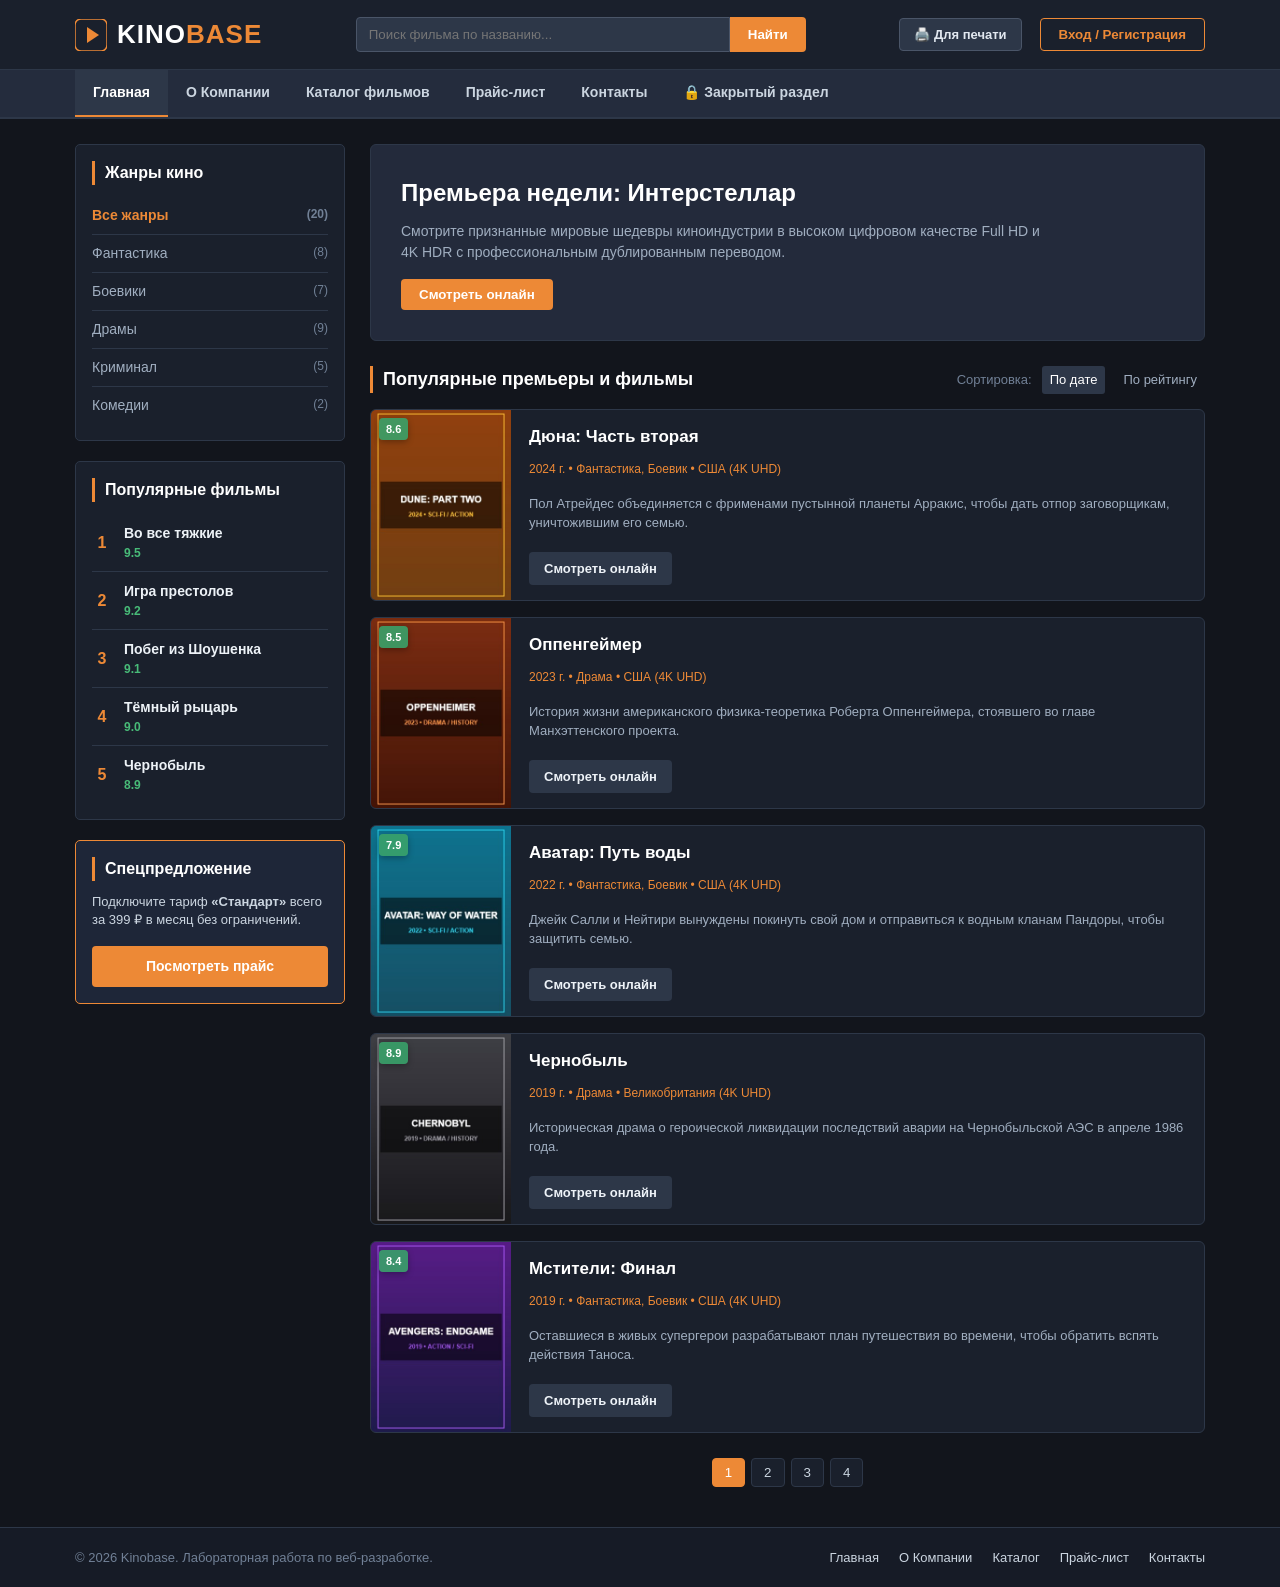
<file: index.html>
<!DOCTYPE html>
<html lang="ru">
<head>
	<meta charset="UTF-8">
	<meta name="viewport" content="width=device-width, initial-scale=1.0">
	<title>Kinobase — Главная</title>
	<link rel="stylesheet" href="styles.css" id="main-styles">
	<link rel="stylesheet" href="print.css" id="print-styles">
</head>
<body>

	<!-- Шапка сайта -->
	<header id="site-header" class="header">
		<div class="container header-container">
			<div class="logo">
				<a href="index.html" class="logo-link">
					<img src="images/logo.png" alt="Логотип Kinobase" class="logo-image">
					<span class="logo-text">KINO<span class="logo-accent">BASE</span></span>
				</a>
			</div>

			<form id="search-form" class="search-form" action="movies.html" method="get">
				<input type="text" id="search-input" name="search" class="search-input" placeholder="Поиск фильма по названию..." autocomplete="off">
				<button type="submit" class="search-button">Найти</button>
			</form>

			<div class="user-panel">
				<button type="button" id="toggle-print-btn" class="button button-print" title="Версия для печати">🖨️ Для печати</button>
				<button type="button" id="open-login-btn" class="button button-login">Вход</button>
			</div>
		</div>

		<!-- Главное меню -->
		<nav id="main-navigation" class="navigation">
			<div class="container">
				<ul class="nav-list" id="nav-tabs">
					<li class="nav-item active"><a href="index.html" class="nav-link">Главная</a></li>
					<li class="nav-item"><a href="about.html" class="nav-link">О Компании</a></li>
					<li class="nav-item"><a href="movies.html" class="nav-link">Каталог фильмов</a></li>
					<li class="nav-item"><a href="price.html" class="nav-link">Прайс-лист</a></li>
					<li class="nav-item"><a href="contacts.html" class="nav-link">Контакты</a></li>
				</ul>
			</div>
		</nav>
	</header>

	<!-- Основной контентный блок -->
	<div class="container layout-wrapper">
		
		<!-- Сайдбар -->
		<aside id="sidebar" class="sidebar">
			<section class="widget">
				<h3 class="widget-title">Жанры кино</h3>
				<ul class="widget-list genre-list" id="genre-filter">
					<li class="widget-list-item"><a href="#" class="genre-link active" data-genre="all">Все жанры <span class="count" id="count-all">(20)</span></a></li>
					<li class="widget-list-item"><a href="#" class="genre-link" data-genre="Фантастика">Фантастика <span class="count" id="count-sci-fi">(8)</span></a></li>
					<li class="widget-list-item"><a href="#" class="genre-link" data-genre="Боевик">Боевики <span class="count" id="count-action">(7)</span></a></li>
					<li class="widget-list-item"><a href="#" class="genre-link" data-genre="Драма">Драмы <span class="count" id="count-drama">(9)</span></a></li>
					<li class="widget-list-item"><a href="#" class="genre-link" data-genre="Криминал">Криминал <span class="count" id="count-crime">(5)</span></a></li>
					<li class="widget-list-item"><a href="#" class="genre-link" data-genre="Комедия">Комедии <span class="count" id="count-comedy">(2)</span></a></li>
				</ul>
			</section>

			<section class="widget">
				<h3 class="widget-title">Популярные фильмы</h3>
				<ul class="widget-list top-list" id="top-movies-list">
					<li class="top-list-item">
						<span class="position-number">1</span>
						<div class="top-info">
							<a href="movie.html?id=9" class="top-link">Во все тяжкие</a>
							<span class="rating">9.5</span>
						</div>
					</li>
					<li class="top-list-item">
						<span class="position-number">2</span>
						<div class="top-info">
							<a href="movie.html?id=19" class="top-link">Игра престолов</a>
							<span class="rating">9.2</span>
						</div>
					</li>
					<li class="top-list-item">
						<span class="position-number">3</span>
						<div class="top-info">
							<a href="movie.html?id=6" class="top-link">Побег из Шоушенка</a>
							<span class="rating">9.1</span>
						</div>
					</li>
					<li class="top-list-item">
						<span class="position-number">4</span>
						<div class="top-info">
							<a href="movie.html?id=5" class="top-link">Тёмный рыцарь</a>
							<span class="rating">9.0</span>
						</div>
					</li>
					<li class="top-list-item">
						<span class="position-number">5</span>
						<div class="top-info">
							<a href="movie.html?id=10" class="top-link">Чернобыль</a>
							<span class="rating">8.9</span>
						</div>
					</li>
				</ul>
			</section>

			<section class="widget widget-promo-offer">
				<h3 class="widget-title">Спецпредложение</h3>
				<p class="widget-promo-text">Подключите тариф <strong>«Стандарт»</strong> всего за 399 ₽ в месяц без ограничений.</p>
				<a href="price.html" class="button button-primary button-block">Посмотреть прайс</a>
			</section>
		</aside>

		<!-- Центральная секция -->
		<main id="main-content" class="content">

			<!-- Промо-баннер -->
			<section class="promo-banner" id="promo-banner">
				<div class="promo-inner">
					<h2 class="promo-heading">Премьера недели: Интерстеллар</h2>
					<p class="promo-description">Смотрите признанные мировые шедевры киноиндустрии в высоком цифровом качестве Full HD и 4K HDR с профессиональным дублированным переводом.</p>
					<button type="button" class="button button-primary" id="promo-action-btn">Смотреть онлайн</button>
				</div>
			</section>

			<!-- Каталог фильмов -->
			<section class="catalog" id="catalog-view">
				<div class="catalog-header">
					<h2 class="catalog-title" id="catalog-title">Популярные премьеры и фильмы</h2>
					<div class="filter-box">
						<span class="filter-label">Сортировка:</span>
						<a href="#" class="filter-link active" id="sort-date">По дате</a>
						<a href="#" class="filter-link" id="sort-rating">По рейтингу</a>
					</div>
				</div>

				<!-- Сетка карточек: зашиты по умолчанию, динамически обновляются скриптом -->
				<div class="movies-collection" id="movies-container">
					<article class="movie-card">
						<div class="poster-box">
							<a href="movie.html?id=1">
								<img src="images/poster-interstellar.jpg" alt="Постер к фильму Интерстеллар" class="poster-image">
							</a>
							<span class="movie-rating-badge">8.6</span>
						</div>
						<div class="movie-info">
							<h3 class="movie-name"><a href="movie.html?id=1" class="movie-link">Интерстеллар</a></h3>
							<p class="movie-meta">2014 г. • Фантастика, Драма</p>
							<p class="movie-summary">Когда засуха приводит человечество к глобальному кризису, команда исследователей отправляется сквозь червоточину в поисках нового дома.</p>
							<div class="movie-actions">
								<a href="movie.html?id=1" class="button button-detail">Смотреть онлайн</a>
							</div>
						</div>
					</article>

					<article class="movie-card">
						<div class="poster-box">
							<a href="movie.html?id=2">
								<img src="images/poster-inception.jpg" alt="Постер к фильму Начало" class="poster-image">
							</a>
							<span class="movie-rating-badge">8.7</span>
						</div>
						<div class="movie-info">
							<h3 class="movie-name"><a href="movie.html?id=2" class="movie-link">Начало</a></h3>
							<p class="movie-meta">2010 г. • Фантастика, Боевик</p>
							<p class="movie-summary">Кобб — профессиональный вор, крадущий ценные секреты из глубин подсознания во время сна. Ему предстоит внедрить чужую мысль.</p>
							<div class="movie-actions">
								<a href="movie.html?id=2" class="button button-detail">Смотреть онлайн</a>
							</div>
						</div>
					</article>

					<article class="movie-card">
						<div class="poster-box">
							<a href="movie.html?id=3">
								<img src="images/poster-matrix.jpg" alt="Постер к фильму Матрица" class="poster-image">
							</a>
							<span class="movie-rating-badge">8.5</span>
						</div>
						<div class="movie-info">
							<h3 class="movie-name"><a href="movie.html?id=3" class="movie-link">Матрица</a></h3>
							<p class="movie-meta">1999 г. • Фантастика, Боевик</p>
							<p class="movie-summary">Хакер Нео узнает шокирующую правду: весь привычный мир — иллюзия, созданная машинами для контроля над людьми.</p>
							<div class="movie-actions">
								<a href="movie.html?id=3" class="button button-detail">Смотреть онлайн</a>
							</div>
						</div>
					</article>

					<article class="movie-card">
						<div class="poster-box">
							<a href="movie.html?id=4">
								<img src="images/poster-gladiator.jpg" alt="Постер к фильму Гладиатор" class="poster-image">
							</a>
							<span class="movie-rating-badge">8.6</span>
						</div>
						<div class="movie-info">
							<h3 class="movie-name"><a href="movie.html?id=4" class="movie-link">Гладиатор</a></h3>
							<p class="movie-meta">2000 г. • Боевик, Драма</p>
							<p class="movie-summary">Преданный римский полководец Максимус становится рабом-гладиатором и бросает вызов жестокому императору Рима.</p>
							<div class="movie-actions">
								<a href="movie.html?id=4" class="button button-detail">Смотреть онлайн</a>
							</div>
						</div>
					</article>

					<article class="movie-card">
						<div class="poster-box">
							<a href="movie.html?id=5">
								<img src="images/poster-dark-knight.jpg" alt="Постер к фильму Тёмный рыцарь" class="poster-image">
							</a>
							<span class="movie-rating-badge">9.0</span>
						</div>
						<div class="movie-info">
							<h3 class="movie-name"><a href="movie.html?id=5" class="movie-link">Тёмный рыцарь</a></h3>
							<p class="movie-meta">2008 г. • Боевик, Криминал</p>
							<p class="movie-summary">Бэтмен поднимает ставки в войне с криминалом. С помощью лейтенанта Гордона он намерен очистить улицы Готэма от Джокера.</p>
							<div class="movie-actions">
								<a href="movie.html?id=5" class="button button-detail">Смотреть онлайн</a>
							</div>
						</div>
					</article>
				</div>

				<!-- Пагинация -->
				<div class="pagination-wrapper">
					<ul class="pagination-list" id="pagination">
						<li class="page-item"><button type="button" class="page-link active" data-page="1">1</button></li>
						<li class="page-item"><button type="button" class="page-link" data-page="2">2</button></li>
						<li class="page-item"><button type="button" class="page-link" data-page="3">3</button></li>
						<li class="page-item"><button type="button" class="page-link" data-page="4">4</button></li>
					</ul>
				</div>
			</section>

		</main>
	</div>

	<!-- Панель управления печатью -->
	<div id="print-controls" class="print-controls-bar">
		<span>Режим предварительного просмотра печати</span>
		<button type="button" class="print-btn-action" onclick="window.print()">Распечатать</button>
		<button type="button" id="exit-print-btn" class="print-btn-close">Вернуться на сайт</button>
	</div>

	<!-- Модальное окно Вход -->
	<div id="login-modal" class="modal-overlay hidden">
		<div class="modal-window">
			<div class="modal-header">
				<h3 class="modal-title">Вход в Kinobase</h3>
				<button type="button" id="close-modal-btn" class="modal-close">&times;</button>
			</div>
			<form id="login-form" class="modal-form">
				<div class="form-group">
					<label for="login-email">Логин или Email:</label>
					<input type="text" id="login-email" class="form-control" placeholder="user@example.com" required>
				</div>
				<div class="form-group">
					<label for="login-password">Пароль:</label>
					<input type="password" id="login-password" class="form-control" placeholder="••••••••" required>
				</div>
				<button type="submit" class="button button-primary button-block">Войти в аккаунт</button>
			</form>
		</div>
	</div>

	<!-- Подвал -->
	<footer id="site-footer" class="footer">
		<div class="container footer-container">
			<div class="footer-copyright">
				<p>&copy; 2026 Kinobase. Лабораторная работа по веб-разработке.</p>
			</div>
			<ul class="footer-navigation">
				<li class="footer-nav-item"><a href="index.html" class="footer-link">Главная</a></li>
				<li class="footer-nav-item"><a href="about.html" class="footer-link">О Компании</a></li>
				<li class="footer-nav-item"><a href="movies.html" class="footer-link">Каталог</a></li>
				<li class="footer-nav-item"><a href="price.html" class="footer-link">Прайс-лист</a></li>
				<li class="footer-nav-item"><a href="contacts.html" class="footer-link">Контакты</a></li>
			</ul>
		</div>
	</footer>

	<script src="js/main.js"></script>
</body>
</html>
</file>
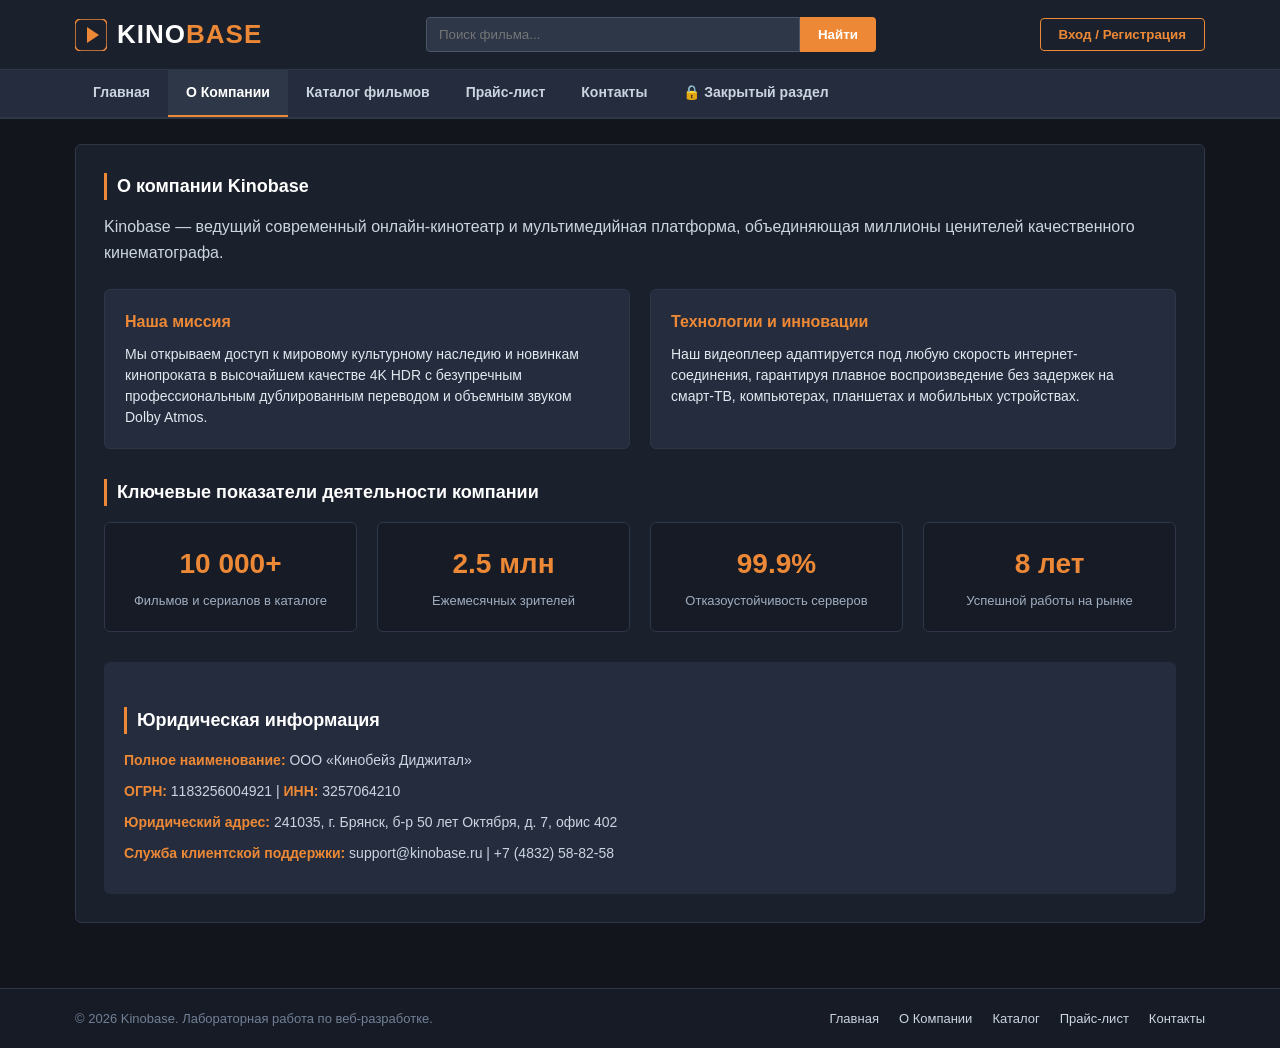
<file: about.html>
<!DOCTYPE html>
<html lang="ru">
<head>
	<meta charset="UTF-8">
	<meta name="viewport" content="width=device-width, initial-scale=1.0">
	<title>Kinobase — О компании</title>
	<link rel="stylesheet" href="styles.css">
</head>
<body>

	<header id="site-header" class="header">
		<div class="container header-container">
			<div class="logo">
				<a href="index.html" class="logo-link">
					<img src="images/logo.png" alt="Логотип Kinobase" class="logo-image">
					<span class="logo-text">KINO<span class="logo-accent">BASE</span></span>
				</a>
			</div>

			<form id="search-form" class="search-form" action="movies.html" method="get">
				<input type="text" id="search-input" name="search" class="search-input" placeholder="Поиск фильма..." autocomplete="off">
				<button type="submit" class="search-button">Найти</button>
			</form>

			<div class="user-panel">
				<button type="button" id="open-login-btn" class="button button-login">Вход</button>
			</div>
		</div>

		<nav id="main-navigation" class="navigation">
			<div class="container">
				<ul class="nav-list">
					<li class="nav-item"><a href="index.html" class="nav-link">Главная</a></li>
					<li class="nav-item active"><a href="about.html" class="nav-link">О Компании</a></li>
					<li class="nav-item"><a href="movies.html" class="nav-link">Каталог фильмов</a></li>
					<li class="nav-item"><a href="price.html" class="nav-link">Прайс-лист</a></li>
					<li class="nav-item"><a href="contacts.html" class="nav-link">Контакты</a></li>
				</ul>
			</div>
		</nav>
	</header>

	<div class="container layout-wrapper">
		<main id="main-content" class="content full-width">
			<section class="about-section">
				<h2 class="catalog-title">О компании Kinobase</h2>
				<p class="about-lead">Kinobase — ведущий современный онлайн-кинотеатр и мультимедийная платформа, объединяющая миллионы ценителей качественного кинематографа.</p>

				<div class="about-grid">
					<div class="about-card">
						<h3 class="about-subtitle">Наша миссия</h3>
						<p>Мы открываем доступ к мировому культурному наследию и новинкам кинопроката в высочайшем качестве 4K HDR с безупречным профессиональным дублированным переводом и объемным звуком Dolby Atmos.</p>
					</div>
					<div class="about-card">
						<h3 class="about-subtitle">Технологии и инновации</h3>
						<p>Наш видеоплеер адаптируется под любую скорость интернет-соединения, гарантируя плавное воспроизведение без задержек на смарт-ТВ, компьютерах, планшетах и мобильных устройствах.</p>
					</div>
				</div>

				<h3 class="section-heading">Ключевые показатели деятельности компании</h3>
				<div class="stats-grid">
					<div class="stat-box">
						<div class="stat-number">10 000+</div>
						<div class="stat-label">Фильмов и сериалов в каталоге</div>
					</div>
					<div class="stat-box">
						<div class="stat-number">2.5 млн</div>
						<div class="stat-label">Ежемесячных зрителей</div>
					</div>
					<div class="stat-box">
						<div class="stat-number">99.9%</div>
						<div class="stat-label">Отказоустойчивость серверов</div>
					</div>
					<div class="stat-box">
						<div class="stat-number">8 лет</div>
						<div class="stat-label">Успешной работы на рынке</div>
					</div>
				</div>

				<div class="about-contacts-block">
					<h3 class="section-heading">Юридическая информация</h3>
					<ul class="about-info-list">
						<li><strong>Полное наименование:</strong> ООО «Кинобейз Диджитал»</li>
						<li><strong>ОГРН:</strong> 1183256004921 | <strong>ИНН:</strong> 3257064210</li>
						<li><strong>Юридический адрес:</strong> 241035, г. Брянск, б-р 50 лет Октября, д. 7, офис 402</li>
						<li><strong>Служба клиентской поддержки:</strong> support@kinobase.ru | +7 (4832) 58-82-58</li>
					</ul>
				</div>
			</section>
		</main>
	</div>

	<div id="login-modal" class="modal-overlay hidden">
		<div class="modal-window">
			<div class="modal-header">
				<h3 class="modal-title">Вход в Kinobase</h3>
				<button type="button" id="close-modal-btn" class="modal-close">&times;</button>
			</div>
			<form id="login-form" class="modal-form">
				<div class="form-group">
					<label for="login-email">Логин или Email:</label>
					<input type="text" id="login-email" class="form-control" placeholder="user@example.com" required>
				</div>
				<div class="form-group">
					<label for="login-password">Пароль:</label>
					<input type="password" id="login-password" class="form-control" placeholder="••••••••" required>
				</div>
				<button type="submit" class="button button-primary button-block">Войти в аккаунт</button>
			</form>
		</div>
	</div>

	<footer id="site-footer" class="footer">
		<div class="container footer-container">
			<div class="footer-copyright">
				<p>&copy; 2026 Kinobase. Лабораторная работа по веб-разработке.</p>
			</div>
			<ul class="footer-navigation">
				<li class="footer-nav-item"><a href="index.html" class="footer-link">Главная</a></li>
				<li class="footer-nav-item"><a href="about.html" class="footer-link">О Компании</a></li>
				<li class="footer-nav-item"><a href="movies.html" class="footer-link">Каталог</a></li>
				<li class="footer-nav-item"><a href="price.html" class="footer-link">Прайс-лист</a></li>
				<li class="footer-nav-item"><a href="contacts.html" class="footer-link">Контакты</a></li>
			</ul>
		</div>
	</footer>

	<script src="js/main.js"></script>
</body>
</html>
</file>
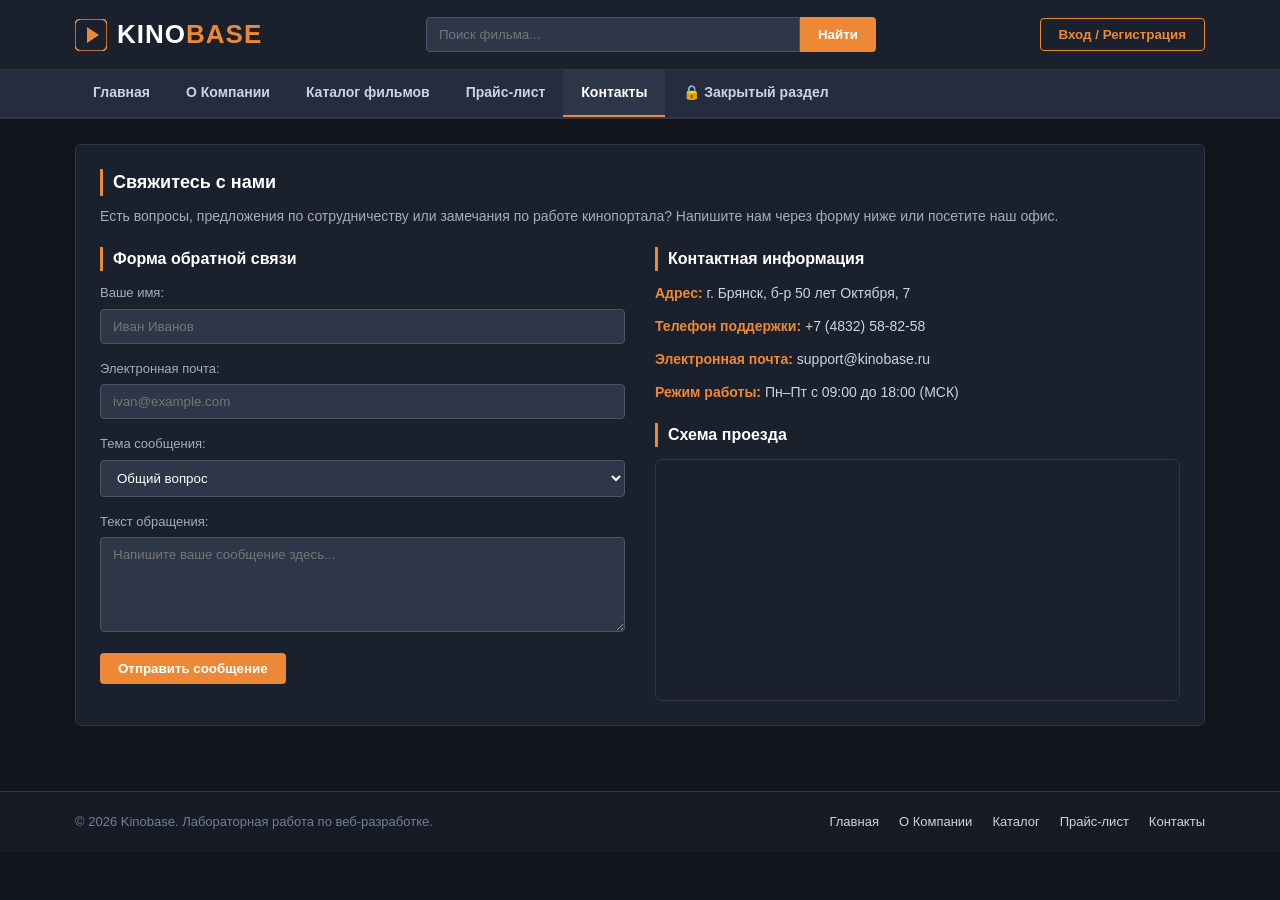
<file: contacts.html>
<!DOCTYPE html>
<html lang="ru">
<head>
	<meta charset="UTF-8">
	<meta name="viewport" content="width=device-width, initial-scale=1.0">
	<title>Kinobase — Контакты и обратная связь</title>
	<link rel="stylesheet" href="styles.css">
</head>
<body>

	<header id="site-header" class="header">
		<div class="container header-container">
			<div class="logo">
				<a href="index.html" class="logo-link">
					<img src="images/logo.png" alt="Логотип Kinobase" class="logo-image">
					<span class="logo-text">KINO<span class="logo-accent">BASE</span></span>
				</a>
			</div>

			<form id="search-form" class="search-form" action="movies.html" method="get">
				<input type="text" id="search-input" name="search" class="search-input" placeholder="Поиск фильма..." autocomplete="off">
				<button type="submit" class="search-button">Найти</button>
			</form>

			<div class="user-panel">
				<button type="button" id="open-login-btn" class="button button-login">Вход</button>
			</div>
		</div>

		<nav id="main-navigation" class="navigation">
			<div class="container">
				<ul class="nav-list">
					<li class="nav-item"><a href="index.html" class="nav-link">Главная</a></li>
					<li class="nav-item"><a href="about.html" class="nav-link">О Компании</a></li>
					<li class="nav-item"><a href="movies.html" class="nav-link">Каталог фильмов</a></li>
					<li class="nav-item"><a href="price.html" class="nav-link">Прайс-лист</a></li>
					<li class="nav-item active"><a href="contacts.html" class="nav-link">Контакты</a></li>
				</ul>
			</div>
		</nav>
	</header>

	<div class="container layout-wrapper">
		<main id="main-content" class="content full-width">
			<section class="contacts-section">
				<h2 class="catalog-title">Свяжитесь с нами</h2>
				<p class="contacts-intro">Есть вопросы, предложения по сотрудничеству или замечания по работе кинопортала? Напишите нам через форму ниже или посетите наш офис.</p>

				<div class="contacts-grid">
					<div class="contacts-form-box">
						<h3 class="widget-title">Форма обратной связи</h3>
						<form id="feedback-form" class="feedback-form">
							<div class="form-group">
								<label for="contact-name">Ваше имя:</label>
								<input type="text" id="contact-name" class="form-control" placeholder="Иван Иванов" required>
							</div>
							<div class="form-group">
								<label for="contact-email">Электронная почта:</label>
								<input type="email" id="contact-email" class="form-control" placeholder="ivan@example.com" required>
							</div>
							<div class="form-group">
								<label for="contact-subject">Тема сообщения:</label>
								<select id="contact-subject" class="form-control">
									<option value="general">Общий вопрос</option>
									<option value="copyright">Вопрос правообладателя</option>
									<option value="bug">Техническая ошибка</option>
									<option value="cooperation">Сотрудничество</option>
								</select>
							</div>
							<div class="form-group">
								<label for="contact-message">Текст обращения:</label>
								<textarea id="contact-message" class="form-control textarea" rows="5" placeholder="Напишите ваше сообщение здесь..." required></textarea>
							</div>
							<button type="submit" class="button button-primary">Отправить сообщение</button>
						</form>
					</div>

					<div class="contacts-info-box">
						<h3 class="widget-title">Контактная информация</h3>
						<ul class="info-details-list">
							<li><strong>Адрес:</strong> г. Брянск, б-р 50 лет Октября, 7</li>
							<li><strong>Телефон поддержки:</strong> +7 (4832) 58-82-58</li>
							<li><strong>Электронная почта:</strong> support@kinobase.ru</li>
							<li><strong>Режим работы:</strong> Пн–Пт с 09:00 до 18:00 (МСК)</li>
						</ul>

						<h3 class="widget-title map-title">Схема проезда</h3>
						<div class="map-container">
							<iframe class="map-frame" src="https://yandex.ru/map-widget/v1/?um=constructor%3A975549887756e09e13dfab67eb3ff68e8093847f9c88be2dbca5e83ea7483cb1&amp;source=constructor" width="100%" height="240" allowfullscreen="" loading="lazy"></iframe>
						</div>
					</div>
				</div>
			</section>
		</main>
	</div>

	<div id="login-modal" class="modal-overlay hidden">
		<div class="modal-window">
			<div class="modal-header">
				<h3 class="modal-title">Вход в Kinobase</h3>
				<button type="button" id="close-modal-btn" class="modal-close">&times;</button>
			</div>
			<form id="login-form" class="modal-form">
				<div class="form-group">
					<label for="login-email">Логин или Email:</label>
					<input type="text" id="login-email" class="form-control" placeholder="user@example.com" required>
				</div>
				<div class="form-group">
					<label for="login-password">Пароль:</label>
					<input type="password" id="login-password" class="form-control" placeholder="••••••••" required>
				</div>
				<button type="submit" class="button button-primary button-block">Войти в аккаунт</button>
			</form>
		</div>
	</div>

	<footer id="site-footer" class="footer">
		<div class="container footer-container">
			<div class="footer-copyright">
				<p>&copy; 2026 Kinobase. Лабораторная работа по веб-разработке.</p>
			</div>
			<ul class="footer-navigation">
				<li class="footer-nav-item"><a href="index.html" class="footer-link">Главная</a></li>
				<li class="footer-nav-item"><a href="about.html" class="footer-link">О Компании</a></li>
				<li class="footer-nav-item"><a href="movies.html" class="footer-link">Каталог</a></li>
				<li class="footer-nav-item"><a href="price.html" class="footer-link">Прайс-лист</a></li>
				<li class="footer-nav-item"><a href="contacts.html" class="footer-link">Контакты</a></li>
			</ul>
		</div>
	</footer>

	<script src="js/main.js"></script>
</body>
</html>
</file>
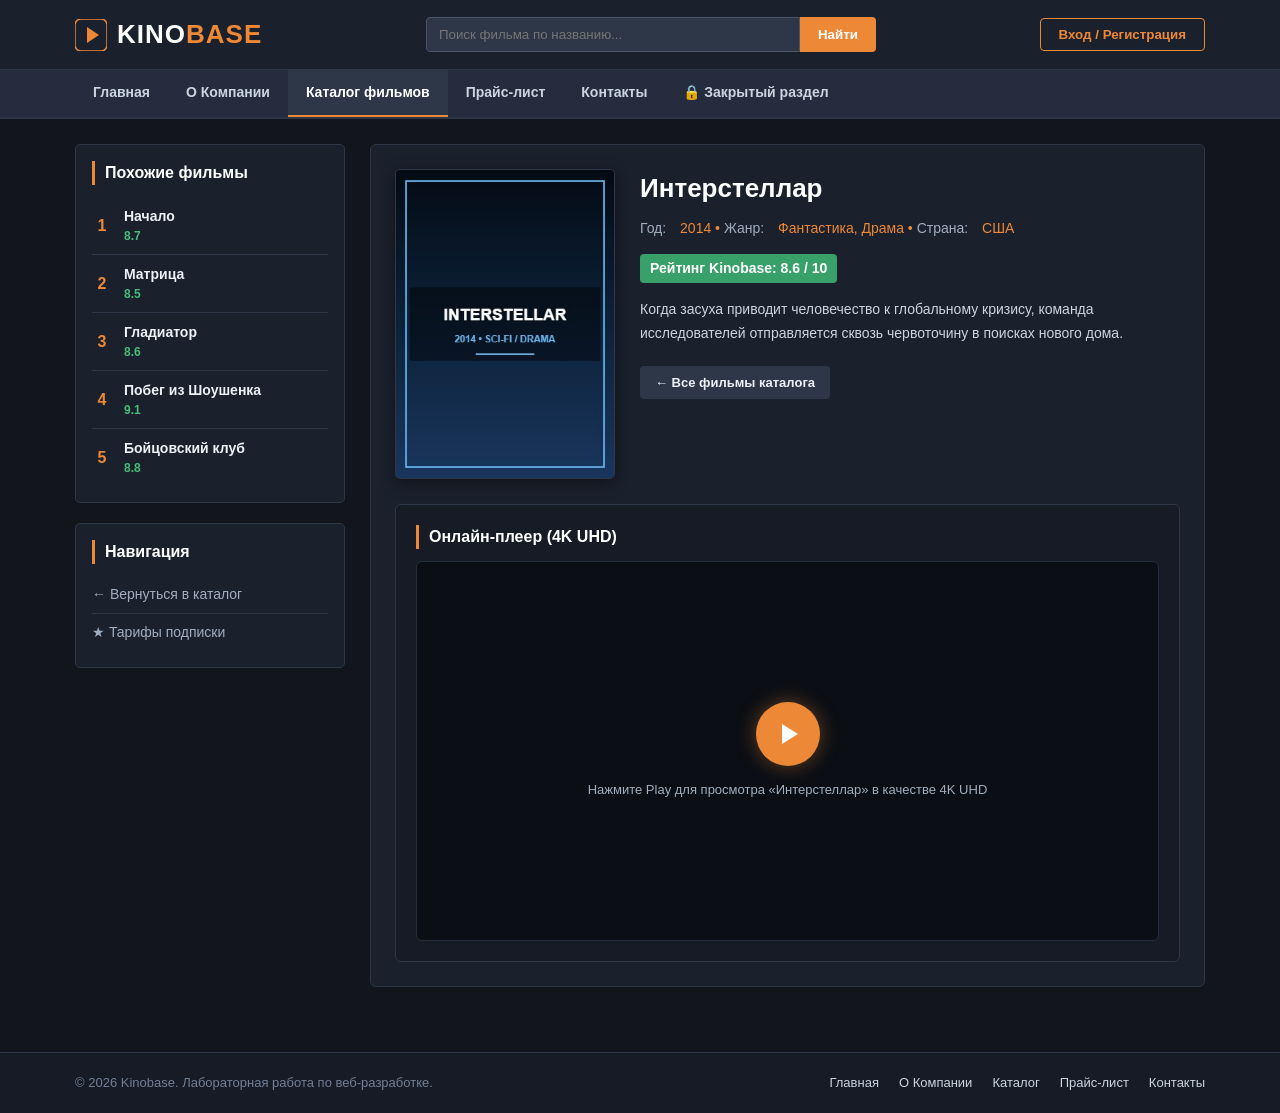
<file: movie.html>
<!DOCTYPE html>
<html lang="ru">
<head>
	<meta charset="UTF-8">
	<meta name="viewport" content="width=device-width, initial-scale=1.0">
	<title id="movie-page-title">Kinobase — Страница фильма</title>
	<link rel="stylesheet" href="styles.css">
</head>
<body>

	<!-- Шапка сайта -->
	<header id="site-header" class="header">
		<div class="container header-container">
			<div class="logo">
				<a href="index.html" class="logo-link">
					<img src="images/logo.png" alt="Логотип Kinobase" class="logo-image">
					<span class="logo-text">KINO<span class="logo-accent">BASE</span></span>
				</a>
			</div>

			<form id="search-form" class="search-form" action="movies.html" method="get">
				<input type="text" id="search-input" name="search" class="search-input" placeholder="Поиск фильма по названию..." autocomplete="off">
				<button type="submit" class="search-button">Найти</button>
			</form>

			<div class="user-panel">
				<button type="button" id="open-login-btn" class="button button-login">Вход</button>
			</div>
		</div>

		<!-- Главное меню -->
		<nav id="main-navigation" class="navigation">
			<div class="container">
				<ul class="nav-list" id="nav-tabs">
					<li class="nav-item"><a href="index.html" class="nav-link">Главная</a></li>
					<li class="nav-item"><a href="about.html" class="nav-link">О Компании</a></li>
					<li class="nav-item active"><a href="movies.html" class="nav-link">Каталог фильмов</a></li>
					<li class="nav-item"><a href="price.html" class="nav-link">Прайс-лист</a></li>
					<li class="nav-item"><a href="contacts.html" class="nav-link">Контакты</a></li>
				</ul>
			</div>
		</nav>
	</header>

	<!-- Основная часть -->
	<div class="container layout-wrapper">
		
		<!-- Сайдбар -->
		<aside id="sidebar" class="sidebar">
			<section class="widget">
				<h3 class="widget-title">Похожие фильмы</h3>
				<ul class="widget-list top-list" id="similar-movies-list">
					<!-- Наполняется скриптом -->
				</ul>
			</section>

			<section class="widget">
				<h3 class="widget-title">Навигация</h3>
				<ul class="widget-list genre-list">
					<li class="widget-list-item"><a href="movies.html" class="genre-link">← Вернуться в каталог</a></li>
					<li class="widget-list-item"><a href="price.html" class="genre-link">★ Тарифы подписки</a></li>
				</ul>
			</section>
		</aside>

		<!-- Карточка и плеер фильма -->
		<main id="main-content" class="content">

			<div id="movie-details-container">
				<!-- Контент наполняется скриптом по параметру ?id= -->
			</div>

		</main>
	</div>

	<!-- Модальное окно Вход -->
	<div id="login-modal" class="modal-overlay hidden">
		<div class="modal-window">
			<div class="modal-header">
				<h3 class="modal-title">Вход в Kinobase</h3>
				<button type="button" id="close-modal-btn" class="modal-close">&times;</button>
			</div>
			<form id="login-form" class="modal-form">
				<div class="form-group">
					<label for="login-email">Логин или Email:</label>
					<input type="text" id="login-email" class="form-control" placeholder="user@example.com" required>
				</div>
				<div class="form-group">
					<label for="login-password">Пароль:</label>
					<input type="password" id="login-password" class="form-control" placeholder="••••••••" required>
				</div>
				<button type="submit" class="button button-primary button-block">Войти в аккаунт</button>
			</form>
		</div>
	</div>

	<!-- Подвал -->
	<footer id="site-footer" class="footer">
		<div class="container footer-container">
			<div class="footer-copyright">
				<p>&copy; 2026 Kinobase. Лабораторная работа по веб-разработке.</p>
			</div>
			<ul class="footer-navigation">
				<li class="footer-nav-item"><a href="index.html" class="footer-link">Главная</a></li>
				<li class="footer-nav-item"><a href="about.html" class="footer-link">О Компании</a></li>
				<li class="footer-nav-item"><a href="movies.html" class="footer-link">Каталог</a></li>
				<li class="footer-nav-item"><a href="price.html" class="footer-link">Прайс-лист</a></li>
				<li class="footer-nav-item"><a href="contacts.html" class="footer-link">Контакты</a></li>
			</ul>
		</div>
	</footer>

	<script src="js/main.js"></script>
</body>
</html>
</file>
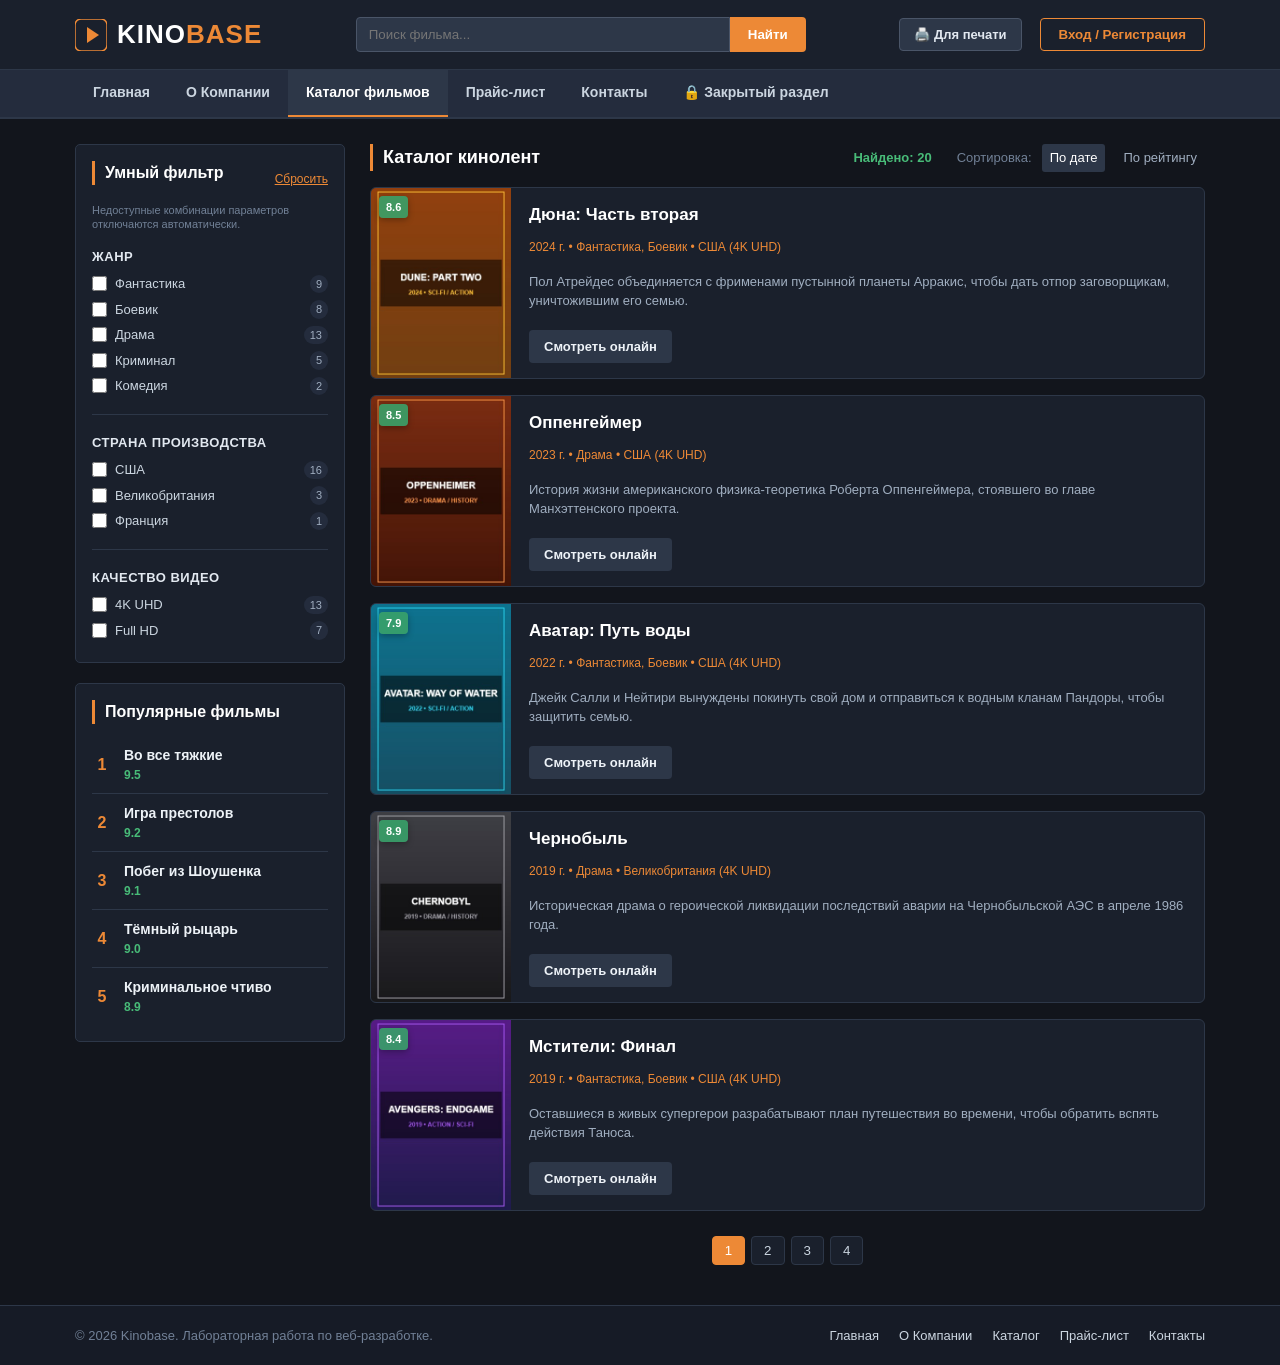
<file: movies.html>
<!DOCTYPE html>
<html lang="ru">
<head>
	<meta charset="UTF-8">
	<meta name="viewport" content="width=device-width, initial-scale=1.0">
	<title>Kinobase — Каталог и Умный фильтр</title>
	<link rel="stylesheet" href="styles.css" id="main-styles">
	<link rel="stylesheet" href="print.css" id="print-styles">
</head>
<body>

	<!-- Шапка сайта -->
	<header id="site-header" class="header">
		<div class="container header-container">
			<div class="logo">
				<a href="index.html" class="logo-link">
					<img src="images/logo.png" alt="Логотип Kinobase" class="logo-image">
					<span class="logo-text">KINO<span class="logo-accent">BASE</span></span>
				</a>
			</div>

			<form id="search-form" class="search-form" action="movies.html" method="get">
				<input type="text" id="search-input" name="search" class="search-input" placeholder="Поиск фильма..." autocomplete="off">
				<button type="submit" class="search-button">Найти</button>
			</form>

			<div class="user-panel">
				<!-- Контрольный элемент 1: Кнопка переключения версии для печати -->
				<button type="button" id="toggle-print-btn" class="button button-print" title="Версия для печати">🖨️ Для печати</button>
				<button type="button" id="open-login-btn" class="button button-login">Вход</button>
			</div>
		</div>

		<nav id="main-navigation" class="navigation">
			<div class="container">
				<ul class="nav-list">
					<li class="nav-item"><a href="index.html" class="nav-link">Главная</a></li>
					<li class="nav-item"><a href="about.html" class="nav-link">О Компании</a></li>
					<li class="nav-item active"><a href="movies.html" class="nav-link">Каталог фильмов</a></li>
					<li class="nav-item"><a href="price.html" class="nav-link">Прайс-лист</a></li>
					<li class="nav-item"><a href="contacts.html" class="nav-link">Контакты</a></li>
				</ul>
			</div>
		</nav>
	</header>

	<div class="container layout-wrapper">

		<!-- Сайдбар с Умным фильтром (Smart Filter - Контрольный элемент 2) -->
		<aside id="sidebar" class="sidebar">
			<div class="widget smart-filter-widget">
				<div class="filter-header-block">
					<h3 class="widget-title">Умный фильтр</h3>
					<button type="button" id="reset-filters-btn" class="filter-reset-link" title="Сбросить все выбранные фильтры">Сбросить</button>
				</div>
				<p class="filter-hint">Недоступные комбинации параметров отключаются автоматически.</p>

				<!-- Контейнер для динамических чекбоксов умного фильтра -->
				<div id="smart-filters-container">
					<!-- Генерируется скриптом js/main.js -->
				</div>
			</div>

			<section class="widget">
				<h3 class="widget-title">Популярные фильмы</h3>
				<ul class="widget-list top-list" id="top-movies-list">
					<!-- Наполняется js/main.js -->
				</ul>
			</section>
		</aside>

		<main id="main-content" class="content">

			<!-- Специальный блок заголовка для печати -->
			<div class="print-header-notice hidden">
				<h1>Kinobase — Каталог кинофильмов (Версия для печати)</h1>
				<p>Сформировано: официальный каталог kinobase.ru • Документ предназначен для печати и архивирования</p>
			</div>

			<section class="catalog">
				<div class="catalog-header">
					<h2 class="catalog-title" id="catalog-title">Каталог кинолент</h2>
					<div class="filter-box">
						<span class="filter-counter" id="active-matches-info">Найдено: 0</span>
						<span class="filter-label">Сортировка:</span>
						<a href="#" class="filter-link active" id="sort-date">По дате</a>
						<a href="#" class="filter-link" id="sort-rating">По рейтингу</a>
					</div>
				</div>

				<div class="movies-collection" id="movies-container">
					<!-- Наполняется js/main.js -->
				</div>

				<div class="pagination-wrapper">
					<ul class="pagination-list" id="pagination">
						<!-- Кнопки страниц -->
					</ul>
				</div>
			</section>
		</main>
	</div>

	<!-- Панель управления печатью (активна только в print-mode) -->
	<div id="print-controls" class="print-controls-bar">
		<span>Режим предварительного просмотра печати</span>
		<button type="button" class="print-btn-action" onclick="window.print()">Распечатать</button>
		<button type="button" id="exit-print-btn" class="print-btn-close">Вернуться на сайт</button>
	</div>

	<div id="login-modal" class="modal-overlay hidden">
		<div class="modal-window">
			<div class="modal-header">
				<h3 class="modal-title">Вход в Kinobase</h3>
				<button type="button" id="close-modal-btn" class="modal-close">&times;</button>
			</div>
			<form id="login-form" class="modal-form">
				<div class="form-group">
					<label for="login-email">Логин или Email:</label>
					<input type="text" id="login-email" class="form-control" placeholder="user@example.com" required>
				</div>
				<div class="form-group">
					<label for="login-password">Пароль:</label>
					<input type="password" id="login-password" class="form-control" placeholder="••••••••" required>
				</div>
				<button type="submit" class="button button-primary button-block">Войти в аккаунт</button>
			</form>
		</div>
	</div>

	<footer id="site-footer" class="footer">
		<div class="container footer-container">
			<div class="footer-copyright">
				<p>&copy; 2026 Kinobase. Лабораторная работа по веб-разработке.</p>
			</div>
			<ul class="footer-navigation">
				<li class="footer-nav-item"><a href="index.html" class="footer-link">Главная</a></li>
				<li class="footer-nav-item"><a href="about.html" class="footer-link">О Компании</a></li>
				<li class="footer-nav-item"><a href="movies.html" class="footer-link">Каталог</a></li>
				<li class="footer-nav-item"><a href="price.html" class="footer-link">Прайс-лист</a></li>
				<li class="footer-nav-item"><a href="contacts.html" class="footer-link">Контакты</a></li>
			</ul>
		</div>
	</footer>

	<script src="js/main.js"></script>
</body>
</html>
</file>
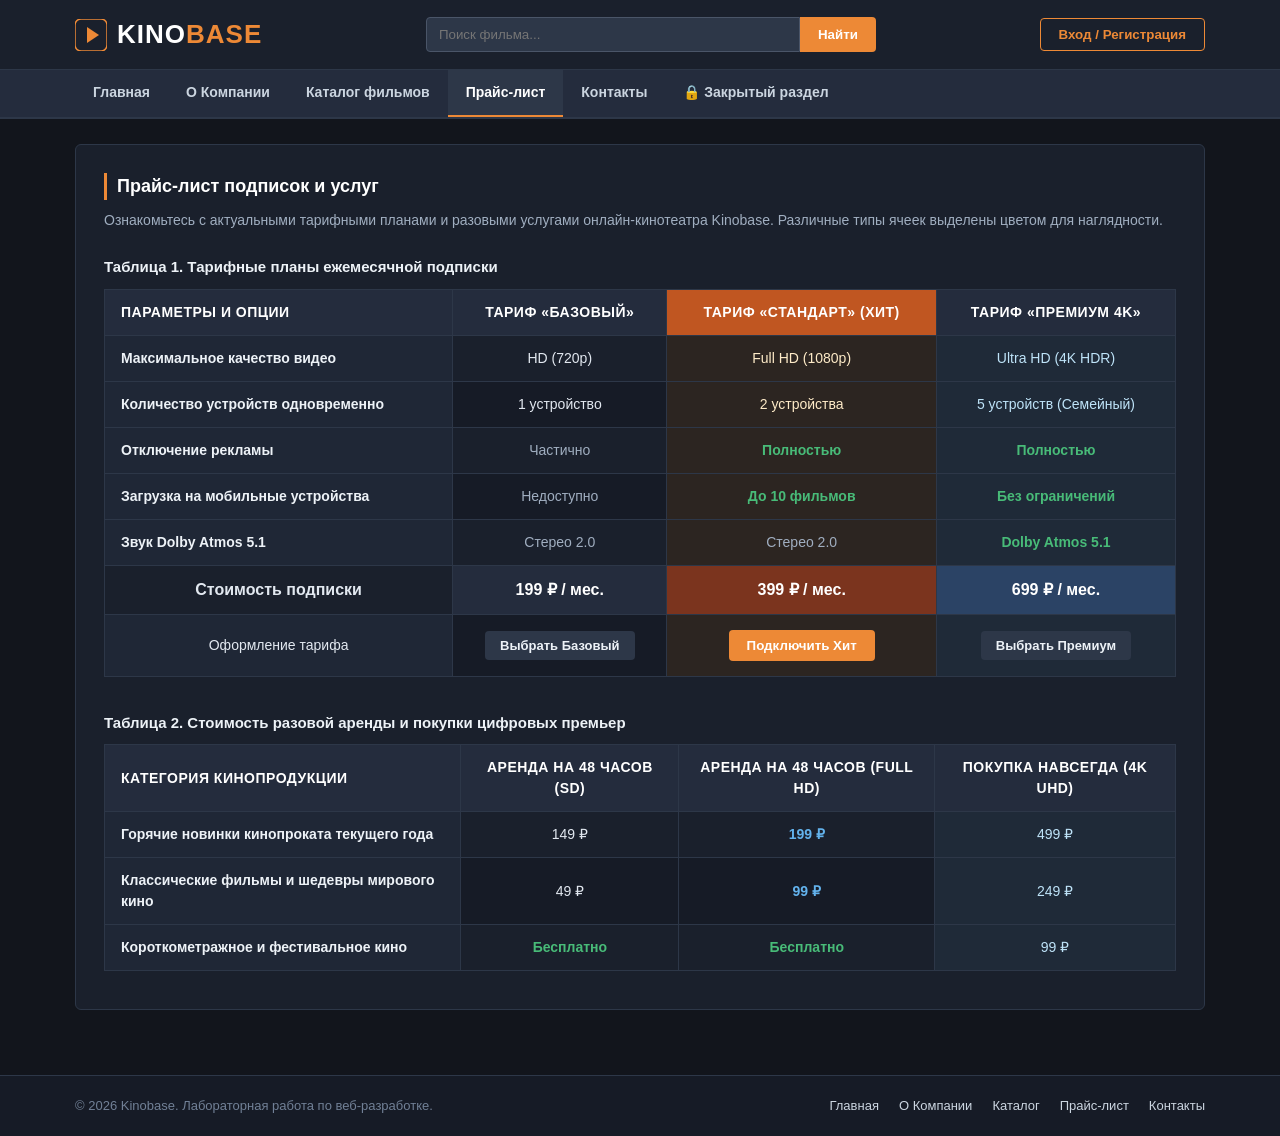
<file: price.html>
<!DOCTYPE html>
<html lang="ru">
<head>
	<meta charset="UTF-8">
	<meta name="viewport" content="width=device-width, initial-scale=1.0">
	<title>Kinobase — Прайс-лист и тарифные планы</title>
	<link rel="stylesheet" href="styles.css">
</head>
<body>

	<header id="site-header" class="header">
		<div class="container header-container">
			<div class="logo">
				<a href="index.html" class="logo-link">
					<img src="images/logo.png" alt="Логотип Kinobase" class="logo-image">
					<span class="logo-text">KINO<span class="logo-accent">BASE</span></span>
				</a>
			</div>

			<form id="search-form" class="search-form" action="movies.html" method="get">
				<input type="text" id="search-input" name="search" class="search-input" placeholder="Поиск фильма..." autocomplete="off">
				<button type="submit" class="search-button">Найти</button>
			</form>

			<div class="user-panel">
				<button type="button" id="open-login-btn" class="button button-login">Вход</button>
			</div>
		</div>

		<nav id="main-navigation" class="navigation">
			<div class="container">
				<ul class="nav-list">
					<li class="nav-item"><a href="index.html" class="nav-link">Главная</a></li>
					<li class="nav-item"><a href="about.html" class="nav-link">О Компании</a></li>
					<li class="nav-item"><a href="movies.html" class="nav-link">Каталог фильмов</a></li>
					<li class="nav-item active"><a href="price.html" class="nav-link">Прайс-лист</a></li>
					<li class="nav-item"><a href="contacts.html" class="nav-link">Контакты</a></li>
				</ul>
			</div>
		</nav>
	</header>

	<div class="container layout-wrapper">
		<main id="main-content" class="content full-width">
			<section class="price-section">
				<h2 class="catalog-title">Прайс-лист подписок и услуг</h2>
				<p class="price-intro">Ознакомьтесь с актуальными тарифными планами и разовыми услугами онлайн-кинотеатра Kinobase. Различные типы ячеек выделены цветом для наглядности.</p>

				<!-- Таблица тарифов подписки -->
				<div class="table-container">
					<table class="price-table">
						<caption class="table-caption">Таблица 1. Тарифные планы ежемесячной подписки</caption>
						<thead>
							<tr class="row-header">
								<th scope="col" class="cell-feature">Параметры и опции</th>
								<th scope="col" class="cell-plan">Тариф «Базовый»</th>
								<th scope="col" class="cell-plan cell-popular-header">Тариф «Стандарт» (Хит)</th>
								<th scope="col" class="cell-plan">Тариф «Премиум 4K»</th>
							</tr>
						</thead>
						<tbody>
							<tr class="row-even">
								<td class="cell-title">Максимальное качество видео</td>
								<td class="cell-val">HD (720p)</td>
								<td class="cell-val cell-popular">Full HD (1080p)</td>
								<td class="cell-val cell-premium">Ultra HD (4K HDR)</td>
							</tr>
							<tr class="row-odd">
								<td class="cell-title">Количество устройств одновременно</td>
								<td class="cell-val">1 устройство</td>
								<td class="cell-val cell-popular">2 устройства</td>
								<td class="cell-val cell-premium">5 устройств (Семейный)</td>
							</tr>
							<tr class="row-even">
								<td class="cell-title">Отключение рекламы</td>
								<td class="cell-val cell-no">Частично</td>
								<td class="cell-val cell-popular cell-yes">Полностью</td>
								<td class="cell-val cell-premium cell-yes">Полностью</td>
							</tr>
							<tr class="row-odd">
								<td class="cell-title">Загрузка на мобильные устройства</td>
								<td class="cell-val cell-no">Недоступно</td>
								<td class="cell-val cell-popular cell-yes">До 10 фильмов</td>
								<td class="cell-val cell-premium cell-yes">Без ограничений</td>
							</tr>
							<tr class="row-even">
								<td class="cell-title">Звук Dolby Atmos 5.1</td>
								<td class="cell-val cell-no">Стерео 2.0</td>
								<td class="cell-val cell-popular cell-no">Стерео 2.0</td>
								<td class="cell-val cell-premium cell-yes">Dolby Atmos 5.1</td>
							</tr>
						</tbody>
						<tfoot>
							<tr class="row-pricing">
								<td class="cell-price-title">Стоимость подписки</td>
								<td class="cell-price">199 ₽ / мес.</td>
								<td class="cell-price cell-popular-price">399 ₽ / мес.</td>
								<td class="cell-price cell-premium-price">699 ₽ / мес.</td>
							</tr>
							<tr class="row-actions">
								<td class="cell-action-title">Оформление тарифа</td>
								<td class="cell-action"><button type="button" class="button button-detail">Выбрать Базовый</button></td>
								<td class="cell-action cell-popular"><button type="button" class="button button-primary">Подключить Хит</button></td>
								<td class="cell-action cell-premium"><button type="button" class="button button-detail">Выбрать Премиум</button></td>
							</tr>
						</tfoot>
					</table>
				</div>

				<!-- Таблица разовой аренды новинок -->
				<div class="table-container table-secondary">
					<table class="price-table">
						<caption class="table-caption">Таблица 2. Стоимость разовой аренды и покупки цифровых премьер</caption>
						<thead>
							<tr class="row-header">
								<th scope="col" class="cell-feature">Категория кинопродукции</th>
								<th scope="col">Аренда на 48 часов (SD)</th>
								<th scope="col">Аренда на 48 часов (Full HD)</th>
								<th scope="col">Покупка навсегда (4K UHD)</th>
							</tr>
						</thead>
						<tbody>
							<tr class="row-even">
								<td class="cell-title">Горячие новинки кинопроката текущего года</td>
								<td class="cell-val">149 ₽</td>
								<td class="cell-val cell-highlight">199 ₽</td>
								<td class="cell-val cell-premium">499 ₽</td>
							</tr>
							<tr class="row-odd">
								<td class="cell-title">Классические фильмы и шедевры мирового кино</td>
								<td class="cell-val">49 ₽</td>
								<td class="cell-val cell-highlight">99 ₽</td>
								<td class="cell-val cell-premium">249 ₽</td>
							</tr>
							<tr class="row-even">
								<td class="cell-title">Короткометражное и фестивальное кино</td>
								<td class="cell-val cell-yes">Бесплатно</td>
								<td class="cell-val cell-yes">Бесплатно</td>
								<td class="cell-val cell-premium">99 ₽</td>
							</tr>
						</tbody>
					</table>
				</div>
			</section>
		</main>
	</div>

	<div id="login-modal" class="modal-overlay hidden">
		<div class="modal-window">
			<div class="modal-header">
				<h3 class="modal-title">Вход в Kinobase</h3>
				<button type="button" id="close-modal-btn" class="modal-close">&times;</button>
			</div>
			<form id="login-form" class="modal-form">
				<div class="form-group">
					<label for="login-email">Логин или Email:</label>
					<input type="text" id="login-email" class="form-control" placeholder="user@example.com" required>
				</div>
				<div class="form-group">
					<label for="login-password">Пароль:</label>
					<input type="password" id="login-password" class="form-control" placeholder="••••••••" required>
				</div>
				<button type="submit" class="button button-primary button-block">Войти в аккаунт</button>
			</form>
		</div>
	</div>

	<footer id="site-footer" class="footer">
		<div class="container footer-container">
			<div class="footer-copyright">
				<p>&copy; 2026 Kinobase. Лабораторная работа по веб-разработке.</p>
			</div>
			<ul class="footer-navigation">
				<li class="footer-nav-item"><a href="index.html" class="footer-link">Главная</a></li>
				<li class="footer-nav-item"><a href="about.html" class="footer-link">О Компании</a></li>
				<li class="footer-nav-item"><a href="movies.html" class="footer-link">Каталог</a></li>
				<li class="footer-nav-item"><a href="price.html" class="footer-link">Прайс-лист</a></li>
				<li class="footer-nav-item"><a href="contacts.html" class="footer-link">Контакты</a></li>
			</ul>
		</div>
	</footer>

	<script src="js/main.js"></script>
</body>
</html>
</file>
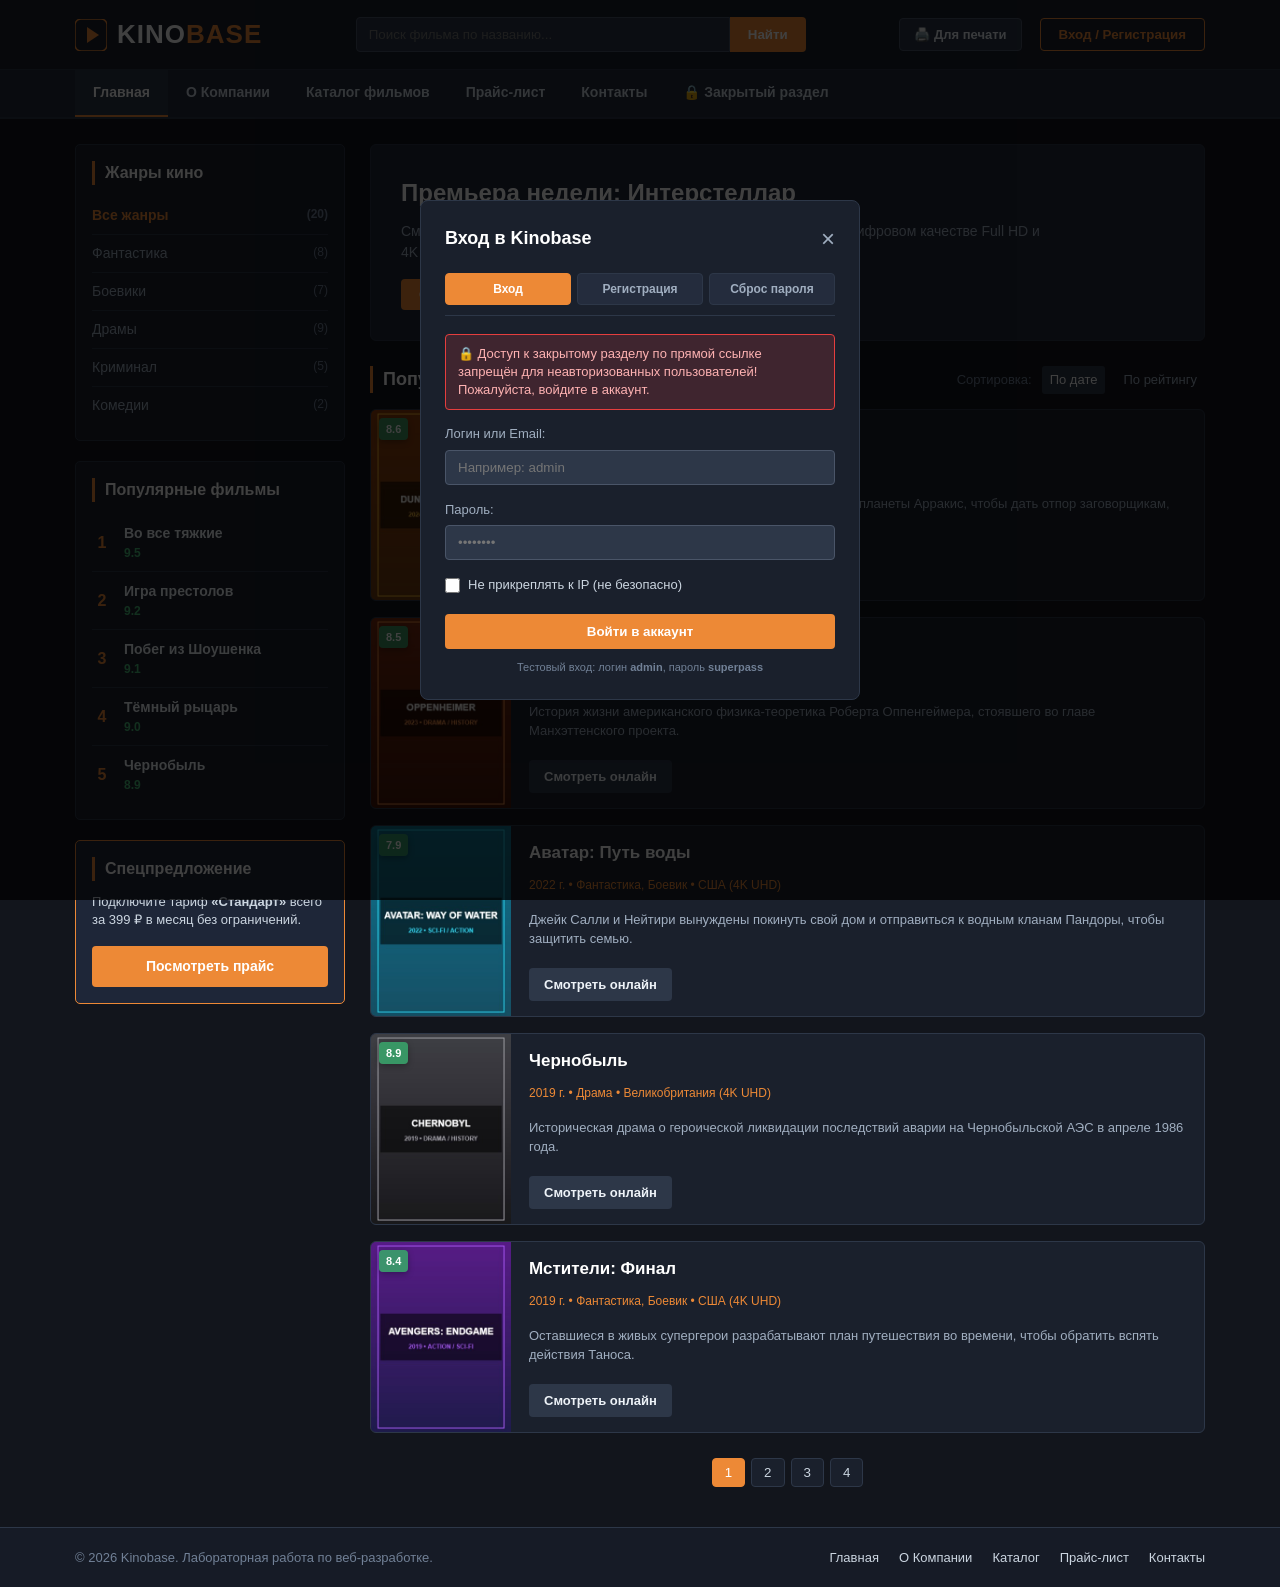
<file: profile.html>
<!DOCTYPE html>
<html lang="ru">
<head>
	<meta charset="UTF-8">
	<meta name="viewport" content="width=device-width, initial-scale=1.0">
	<title>Kinobase — Закрытый раздел (Личный кабинет VIP)</title>
	<link rel="stylesheet" href="styles.css">
	<script>
		// Защита от прямого перехода по ссылке (Пункт 2 ТЗ)
		(function () {
			function getCookie(name) {
				const matches = document.cookie.match(new RegExp(
					"(?:^|; )" + name.replace(/([\.$?*|{}\(\)\[\]\\\/\+^])/g, '\\$1') + "=([^;]*)"
				));
				return matches ? decodeURIComponent(matches[1]) : undefined;
			}
			const cookieId = getCookie('id');
			const cookieHash = getCookie('hash');
			const rawUsers = localStorage.getItem('kinobase_users_db');
			let authorized = false;

			if (cookieId && cookieHash && rawUsers) {
				try {
					const users = JSON.parse(rawUsers);
					const user = users.find(u => String(u.user_id) === String(cookieId));
					if (user && user.user_hash === cookieHash) {
						authorized = true;
					}
				} catch (e) {
					authorized = false;
				}
			}

			if (!authorized) {
				window.location.replace('index.html?auth_required=1');
			}
		})();
	</script>
</head>
<body>

	<!-- Шапка сайта -->
	<header id="site-header" class="header">
		<div class="container header-container">
			<div class="logo">
				<a href="index.html" class="logo-link">
					<img src="images/logo.png" alt="Логотип Kinobase" class="logo-image">
					<span class="logo-text">KINO<span class="logo-accent">BASE</span></span>
				</a>
			</div>

			<form id="search-form" class="search-form" action="movies.html" method="get">
				<input type="text" id="search-input" name="search" class="search-input" placeholder="Поиск фильма..." autocomplete="off">
				<button type="submit" class="search-button">Найти</button>
			</form>

			<div class="user-panel">
				<button type="button" id="open-login-btn" class="button button-login">Вход</button>
			</div>
		</div>

		<nav id="main-navigation" class="navigation">
			<div class="container">
				<ul class="nav-list">
					<li class="nav-item"><a href="index.html" class="nav-link">Главная</a></li>
					<li class="nav-item"><a href="about.html" class="nav-link">О Компании</a></li>
					<li class="nav-item"><a href="movies.html" class="nav-link">Каталог фильмов</a></li>
					<li class="nav-item"><a href="price.html" class="nav-link">Прайс-лист</a></li>
					<li class="nav-item"><a href="contacts.html" class="nav-link">Контакты</a></li>
				</ul>
			</div>
		</nav>
	</header>

	<div class="container layout-wrapper">
		<!-- Сайдбар личного кабинета -->
		<aside class="sidebar">
			<section class="widget profile-card-widget">
				<div class="profile-avatar-wrapper">
					<img id="profile-current-avatar" src="images/logo.png" alt="Аватар пользователя" class="profile-avatar-large">
				</div>
				<h3 id="profile-display-fio" class="profile-name">Загрузка...</h3>
				<p class="profile-login-tag">Логин: <span id="profile-display-login">—</span></p>
				<p class="profile-email-tag" id="profile-display-email">—</p>
				<div class="profile-badge-vip">★ VIP-доступ активен</div>
				<button type="button" id="profile-logout-btn" class="button button-detail button-block">Выйти из аккаунта</button>
			</section>

			<section class="widget">
				<h3 class="widget-title">Параметры сессии (Cookie)</h3>
				<div class="session-debug-box">
					<p><strong>Cookie ID:</strong> <code id="debug-cookie-id">-</code></p>
					<p><strong>Cookie Hash:</strong> <code id="debug-cookie-hash">-</code></p>
					<p><strong>Привязка к IP:</strong> <span id="debug-user-ip">-</span></p>
					<p class="filter-hint" style="margin-top:8px;">Если не нажимать «Выход», Cookie сохраняют авторизацию на 30 дней для следующих сеансов (п. 4 ТЗ).</p>
				</div>
			</section>
		</aside>

		<!-- Основной контент закрытого раздела -->
		<main id="main-content" class="content">
			<section class="about-section">
				<h2 class="catalog-title">🔒 Закрытый VIP-раздел и настройки профиля</h2>
				<p class="about-lead">Добро пожаловать в закрытый раздел Kinobase! Эта страница защищена проверкой авторизации и недоступна по прямой ссылке гостям сайта.</p>

				<div class="profile-grid">
					<!-- Форма изменения данных (Пункт 3 ТЗ: всё кроме логина) -->
					<div class="about-card">
						<h3 class="about-subtitle">Редактирование личных данных (п. 3 ТЗ)</h3>
						<div id="profile-message" class="auth-alert hidden"></div>

						<form id="profile-edit-form">
							<div class="form-group">
								<label for="edit-login">Логин (изменение запрещено):</label>
								<input type="text" id="edit-login" class="form-control input-disabled" readonly disabled title="Логин нельзя изменить согласно требованиям ЛР №4">
								<small class="form-help-text">Поле логина заблокировано для изменения согласно п. 3 задания.</small>
							</div>

							<div class="form-group">
								<label for="edit-fio">ФИО:</label>
								<input type="text" id="edit-fio" class="form-control" placeholder="Введите ФИО" required>
							</div>

							<div class="form-group">
								<label for="edit-email">Электронная почта (Email):</label>
								<input type="email" id="edit-email" class="form-control" placeholder="user@example.com" required>
							</div>

							<div class="form-group">
								<label for="edit-avatar-file">Сменить аватар (изображение):</label>
								<input type="file" id="edit-avatar-file" class="form-control" accept="image/*">
								<small class="form-help-text">Оставьте пустым, если хотите сохранить текущий аватар.</small>
							</div>

							<div class="form-group">
								<label for="edit-new-password">Новый пароль (необязательно):</label>
								<input type="password" id="edit-new-password" class="form-control" placeholder="Оставьте пустым, чтобы не менять">
							</div>

							<button type="submit" class="button button-primary button-block">Сохранить изменения</button>
						</form>
					</div>

					<!-- Эксклюзивный контент закрытого раздела -->
					<div class="about-card">
						<h3 class="about-subtitle">Эксклюзивные материалы для авторизованных</h3>
						<p style="margin-bottom: 14px; color: #cbd5e0;">Как авторизованному резиденту Kinobase, вам доступны закрытые предпремьерные показы и персональные привилегии:</p>

						<ul class="vip-movies-list">
							<li>
								<img src="images/poster-dune-2.jpg" alt="Дюна 2">
								<div>
									<strong>Дюна: Часть вторая (Режиссёрская 4K IMAX версия)</strong>
									<span>Доступно только в закрытом разделе • Звук Dolby Atmos</span>
									<a href="movie.html?id=13" class="vip-watch-link">Смотреть закрытую копию →</a>
								</div>
							</li>
							<li>
								<img src="images/poster-oppenheimer.jpg" alt="Оппенгеймер">
								<div>
									<strong>Оппенгеймер + Дополнительные материалы съёмок</strong>
									<span>Эксклюзивный дубляж • Без рекламы</span>
									<a href="movie.html?id=14" class="vip-watch-link">Смотреть закрытую копию →</a>
								</div>
							</li>
							<li>
								<img src="images/poster-interstellar.jpg" alt="Интерстеллар">
								<div>
									<strong>Интерстеллар (Юбилейный ремастер 10 лет)</strong>
									<span>Оригинальная дорожка + комментарии Кристофера Нолана</span>
									<a href="movie.html?id=1" class="vip-watch-link">Смотреть закрытую копию →</a>
								</div>
							</li>
						</ul>

						<div class="vip-promo-box">
							<p>Ваш персональный промокод на 30 дней подписки «Премиум 4K»:</p>
							<code class="promo-code-badge">KINOBASE-VIP-2026</code>
						</div>
					</div>
				</div>
			</section>
		</main>
	</div>

	<!-- Модальное окно авторизации/регистрации -->
	<div id="login-modal" class="modal-overlay hidden"></div>

	<!-- Подвал -->
	<footer id="site-footer" class="footer">
		<div class="container footer-container">
			<div class="footer-copyright">
				<p>&copy; 2026 Kinobase. Лабораторная работа №4 по веб-разработке.</p>
			</div>
			<ul class="footer-navigation">
				<li class="footer-nav-item"><a href="index.html" class="footer-link">Главная</a></li>
				<li class="footer-nav-item"><a href="about.html" class="footer-link">О Компании</a></li>
				<li class="footer-nav-item"><a href="movies.html" class="footer-link">Каталог</a></li>
				<li class="footer-nav-item"><a href="price.html" class="footer-link">Прайс-лист</a></li>
				<li class="footer-nav-item"><a href="contacts.html" class="footer-link">Контакты</a></li>
			</ul>
		</div>
	</footer>

	<script src="js/main.js"></script>
</body>
</html>
</file>
<file: styles.css>
/* ==========================================================================
   Базовые сбросы и настройки документа
   ========================================================================== */
* {
	box-sizing: border-box;
	margin: 0;
	padding: 0;
}

body {
	font-family: Arial, Helvetica, sans-serif;
	background-color: #12151c;
	color: #e2e8f0;
	line-height: 1.5;
	font-size: 14px;
}

ul {
	list-style: none;
}

img {
	max-width: 100%;
	height: auto;
	display: block;
}

.container {
	width: 1160px;
	margin: 0 auto;
	padding: 0 15px;
}

.full-width {
	width: 100%;
}

.hidden {
	display: none !important;
}

/* ==========================================================================
   Ссылки
   ========================================================================== */
a:link {
	color: #63b3ed;
	text-decoration: none;
}

a:visited {
	color: #b794f4;
	text-decoration: none;
}

a:hover {
	color: #f6ad55;
	text-decoration: underline;
}

a:active {
	color: #ed8936;
	text-decoration: underline;
}

.nav-link:link,
.nav-link:visited,
.footer-link:link,
.footer-link:visited,
.logo-link:link,
.logo-link:visited {
	color: #cbd5e0;
	text-decoration: none;
}

.nav-link:hover,
.footer-link:hover,
.logo-link:hover {
	color: #f6ad55;
	text-decoration: none;
}

.nav-link:active,
.footer-link:active {
	color: #ed8936;
	text-decoration: none;
}

/* ==========================================================================
   Кнопки
   ========================================================================== */
.button {
	display: inline-block;
	padding: 8px 18px;
	border-radius: 4px;
	font-weight: bold;
	text-align: center;
	cursor: pointer;
	border: 1px solid transparent;
	/* Плавный отклик по всем параметрам */
	transition: background-color 0.2s ease, transform 0.15s ease, box-shadow 0.2s ease;
}

.button:active {
	/* Эффект легкого нажатия внутрь */
	transform: scale(0.97);
}

.button-primary {
	background-color: #ed8936;
	color: #ffffff !important;
	border: none;
}

.button-primary:hover {
	background-color: #dd6b20;
	/* Мягкая оранжевая подсветка вместо плоской заливки */
	box-shadow: 0 4px 12px rgba(237, 137, 54, 0.35);
}

.button-login {
	background-color: transparent;
	border-color: #ed8936;
	color: #ed8936 !important;
}

.button-login:hover {
	background-color: #ed8936;
	color: #ffffff !important;
}

.button-detail {
	background-color: #2d3748;
	color: #edf2f7 !important;
	padding: 6px 14px;
	font-size: 13px;
	text-decoration: none !important;
}

.button-detail:hover {
	background-color: #ed8936;
	color: #ffffff !important;
}

.button-inline {
	margin-left: 10px;
}

.button-block {
	width: 100%;
	padding: 10px;
	margin-top: 5px;
}

/* ==========================================================================
   Шапка
   ========================================================================== */
.header {
	background-color: #1a202c;
	border-bottom: 2px solid #2d3748;
}

.header-container {
	display: flex;
	align-items: center;
	justify-content: space-between;
	padding-top: 15px;
	padding-bottom: 15px;
	gap: 20px;
}

.logo-link {
	display: flex;
	align-items: center;
	gap: 10px;
}

.logo-image {
	width: 32px;
	height: 32px;
}

.logo-text {
	font-size: 26px;
	font-weight: bold;
	color: #ffffff;
	letter-spacing: 1px;
}

.logo-accent {
	color: #ed8936;
}

.search-form {
	display: flex;
	width: 450px;
}

.search-input {
	flex: 1;
	padding: 9px 12px;
	background-color: #2d3748;
	border: 1px solid #4a5568;
	border-radius: 4px 0 0 4px;
	color: #ffffff;
	outline: none;
}

.search-input:focus,
.form-control:focus {
	border-color: #ed8936;
	/* Благородное свечение фокуса вместо стандартного браузерного аутлайна */
	box-shadow: 0 0 0 3px rgba(237, 137, 54, 0.2);
	outline: none;
}

.search-button {
	padding: 9px 18px;
	background-color: #ed8936;
	border: none;
	border-radius: 0 4px 4px 0;
	color: #ffffff;
	font-weight: bold;
	cursor: pointer;
}

.search-button:hover {
	background-color: #dd6b20;
}

/* Меню навигации */
.navigation {
	background-color: #242c3d;
	border-top: 1px solid #2d3748;
}

.nav-list {
	display: flex;
}

.nav-item.active .nav-link {
	background-color: #2d3748;
	color: #ffffff;
	border-bottom: 2px solid #ed8936;
}

.nav-link {
	display: block;
	padding: 12px 18px;
	font-weight: bold;
}

/* ==========================================================================
   Разметка
   ========================================================================== */
.layout-wrapper {
	display: flex;
	gap: 25px;
	margin-top: 25px;
	margin-bottom: 40px;
}

.sidebar {
	width: 270px;
	flex-shrink: 0;
}

.content {
	flex: 1;
}

.widget {
	background-color: #1a202c;
	border: 1px solid #2d3748;
	border-radius: 5px;
	padding: 16px;
	margin-bottom: 20px;
}

.widget-promo-offer {
	border-color: #ed8936;
	background: #1e2638;
}

.widget-promo-text {
	color: #cbd5e0;
	margin-bottom: 12px;
	font-size: 13px;
	line-height: 1.4;
}

.widget-title {
	font-size: 16px;
	color: #ffffff;
	padding-left: 10px;
	border-left: 3px solid #ed8936;
	margin-bottom: 12px;
}

.genre-list .widget-list-item {
	border-bottom: 1px solid #2d3748;
}

.genre-list .widget-list-item:last-child {
	border-bottom: none;
}

.genre-link {
	display: flex;
	justify-content: space-between;
	padding: 8px 0;
	color: #a0aec0 !important;
	text-decoration: none !important;
}

.genre-link:hover,
.genre-link.active {
	color: #ed8936 !important;
	font-weight: bold;
}

.count {
	color: #718096;
	font-size: 12px;
}

.top-list .top-list-item {
	display: flex;
	align-items: center;
	gap: 12px;
	padding: 9px 0;
	border-bottom: 1px solid #2d3748;
}

.top-list .top-list-item:last-child {
	border-bottom: none;
}

.position-number {
	font-size: 16px;
	font-weight: bold;
	color: #ed8936;
	width: 20px;
	text-align: center;
}

.top-info {
	display: flex;
	flex-direction: column;
}

.top-link {
	color: #edf2f7 !important;
	font-weight: bold;
	text-decoration: none !important;
}

.top-link:hover {
	color: #ed8936 !important;
}

.rating {
	font-size: 12px;
	color: #48bb78;
	font-weight: bold;
}

/* ==========================================================================
   Баннер и Каталог
   ========================================================================== */
.promo-banner {
	background: #232a3b;
	border: 1px solid #2d3748;
	border-radius: 6px;
	padding: 30px;
	margin-bottom: 25px;
}

.promo-heading {
	font-size: 24px;
	color: #ffffff;
	margin-bottom: 10px;
}

.promo-description {
	color: #a0aec0;
	max-width: 650px;
	margin-bottom: 16px;
}

.catalog-header {
	display: flex;
	justify-content: space-between;
	align-items: center;
	margin-bottom: 15px;
}

.catalog-title {
	font-size: 18px;
	color: #ffffff;
	border-left: 3px solid #ed8936;
	padding-left: 10px;
}

.filter-box {
	display: flex;
	align-items: center;
	gap: 10px;
	font-size: 13px;
}

.filter-label {
	color: #718096;
}

.filter-link {
	color: #a0aec0 !important;
	padding: 4px 8px;
	border-radius: 3px;
	text-decoration: none !important;
}

.filter-link.active,
.filter-link:hover {
	background-color: #2d3748;
	color: #ffffff !important;
}

.movies-collection {
	display: flex;
	flex-direction: column;
	gap: 16px;
}

.movie-card {
	display: flex;
	background-color: #1a202c;
	border: 1px solid #2d3748;
	border-radius: 6px;
	overflow: hidden;
	/* Плавный переход для всех свойств карточки */
	transition: transform 0.25s ease, border-color 0.25s ease, box-shadow 0.25s ease;
}

.movie-card:hover {
	border-color: #ed8936;
	/* Карточки чуть приподнимаются и отбрасывают мягкую тень */
	transform: translateY(-3px);
	box-shadow: 0 10px 25px -5px rgba(0, 0, 0, 0.5);
}

/* Постер при наведении слегка увеличивается внутри своей рамки */
.poster-box img {
	transition: transform 0.3s ease;
}

.movie-card:hover .poster-image {
	transform: scale(1.03);
}

.poster-box {
	position: relative;
	width: 140px;
	height: 190px;
	flex-shrink: 0;
	background-color: #2d3748;
	overflow: hidden;
}

.poster-image {
	width: 140px;
	height: 190px;
	object-fit: cover;
	display: block;
}

.movie-rating-badge {
	position: absolute;
	top: 8px;
	left: 8px;
	background-color: rgba(56, 161, 105, 0.9);
	backdrop-filter: blur(4px); /* Легкое размытие подложки */
	color: #ffffff;
	font-size: 11px;
	font-weight: bold;
	padding: 3px 7px;
	border-radius: 4px;
	box-shadow: 0 2px 6px rgba(0, 0, 0, 0.3);
}

.movie-info {
	padding: 14px 18px;
	display: flex;
	flex-direction: column;
	justify-content: space-between;
	flex: 1;
}

.movie-name {
	font-size: 17px;
	margin-bottom: 4px;
}

.movie-link {
	color: #ffffff !important;
	text-decoration: none !important;
}

.movie-link:hover {
	color: #ed8936 !important;
}

.movie-meta {
	font-size: 12px;
	color: #ed8936;
	margin-bottom: 8px;
}

.movie-summary {
	color: #a0aec0;
	font-size: 13px;
	margin-bottom: 12px;
}

/* ==========================================================================
   Секция "О Компании" (about.html)
   ========================================================================== */
.about-section {
	background-color: #1a202c;
	border: 1px solid #2d3748;
	border-radius: 6px;
	padding: 28px;
	margin-bottom: 25px;
}

.about-lead {
	font-size: 16px;
	color: #cbd5e0;
	margin-top: 14px;
	margin-bottom: 24px;
	line-height: 1.6;
}

.about-grid {
	display: flex;
	gap: 20px;
	margin-bottom: 30px;
}

.about-card {
	flex: 1;
	background-color: #242c3d;
	border: 1px solid #2d3748;
	border-radius: 6px;
	padding: 20px;
}

.about-subtitle {
	color: #ed8936;
	font-size: 16px;
	margin-bottom: 10px;
}

.section-heading {
	font-size: 18px;
	color: #ffffff;
	margin-top: 25px;
	margin-bottom: 16px;
	border-left: 3px solid #ed8936;
	padding-left: 10px;
}

.stats-grid {
	display: flex;
	gap: 20px;
	margin-bottom: 30px;
}

.stat-box {
	flex: 1;
	background: #161b26;
	border: 1px solid #2d3748;
	border-radius: 6px;
	padding: 20px 15px;
	text-align: center;
}

.stat-number {
	font-size: 28px;
	font-weight: bold;
	color: #ed8936;
	margin-bottom: 6px;
}

.stat-label {
	font-size: 13px;
	color: #a0aec0;
}

.about-contacts-block {
	background-color: #242c3d;
	border-radius: 6px;
	padding: 20px;
}

.about-info-list li {
	margin-bottom: 10px;
	color: #cbd5e0;
}

.about-info-list strong {
	color: #ed8936;
}

/* ==========================================================================
   Секция "Прайс-лист" (price.html) - ТАБЛИЧНАЯ ВЕРСТКА
   ========================================================================== */
.price-section {
	background-color: #1a202c;
	border: 1px solid #2d3748;
	border-radius: 6px;
	padding: 28px;
	margin-bottom: 25px;
}

.price-intro {
	color: #a0aec0;
	margin-top: 10px;
	margin-bottom: 25px;
}

.table-container {
	overflow-x: auto;
	margin-bottom: 35px;
}

.table-secondary {
	margin-bottom: 10px;
}

.table-caption {
	caption-side: top;
	text-align: left;
	font-weight: bold;
	color: #edf2f7;
	font-size: 15px;
	margin-bottom: 10px;
}

.price-table {
	width: 100%;
	border-collapse: collapse;
	border: 1px solid #2d3748;
	text-align: center;
	background-color: #161b26;
}

.price-table th,
.price-table td {
	padding: 12px 16px;
	border: 1px solid #2d3748;
}

/* Выделение цветом различных типов ячеек таблицы по методичке */
.row-header th {
	background-color: #242c3d;
	color: #ffffff;
	font-size: 14px;
	text-transform: uppercase;
	letter-spacing: 0.5px;
}

.cell-popular-header {
	background-color: #c05621 !important;
	color: #ffffff !important;
}

.cell-feature,
.cell-title {
	text-align: left;
	font-weight: bold;
	color: #edf2f7;
	background-color: #1f2736;
}

.row-even td.cell-val {
	background-color: #1a202c;
}

.row-odd td.cell-val {
	background-color: #161b26;
}

/* Выделение цветом тарифных колонок */
.cell-popular {
	background-color: #2c2521 !important;
	color: #feebc8;
}

.cell-premium {
	background-color: #1f2a38 !important;
	color: #bee3f8;
}

.cell-highlight {
	background-color: #2b3945;
	color: #63b3ed;
	font-weight: bold;
}

.cell-yes {
	color: #48bb78 !important;
	font-weight: bold;
}

.cell-no {
	color: #a0aec0 !important;
}

/* Ячейки цен */
.row-pricing td {
	background-color: #242c3d;
	font-size: 16px;
	font-weight: bold;
}

.cell-price-title {
	background-color: #1a202c !important;
}

.cell-price {
	color: #ffffff;
}

.cell-popular-price {
	background-color: #7b341e !important;
	color: #ffffff !important;
	font-size: 18px;
}

.cell-premium-price {
	background-color: #2b4365 !important;
	color: #ffffff !important;
	font-size: 18px;
}

.row-actions td {
	background-color: #161b26;
	padding: 15px;
}

.cell-action-title {
	background-color: #1f2736 !important;
}

/* ==========================================================================
   Секция контактов (contacts.html)
   ========================================================================== */
.contacts-section {
	background-color: #1a202c;
	border: 1px solid #2d3748;
	border-radius: 6px;
	padding: 24px;
	margin-bottom: 25px;
}

.contacts-intro {
	color: #a0aec0;
	margin-top: 10px;
	margin-bottom: 20px;
}

.contacts-grid {
	display: flex;
	gap: 30px;
}

.contacts-form-box {
	flex: 1;
}

.contacts-info-box {
	flex: 1;
}

.info-details-list li {
	margin-bottom: 12px;
	color: #cbd5e0;
}

.info-details-list strong {
	color: #ed8936;
}

.map-title {
	margin-top: 20px;
}

.map-container {
	border: 1px solid #2d3748;
	border-radius: 6px;
	overflow: hidden;
}

.map-frame {
	border: 0;
	display: block;
}

.textarea {
	resize: vertical;
	font-family: inherit;
}

/* ==========================================================================
   Пагинация
   ========================================================================== */
.pagination-wrapper {
	display: flex;
	justify-content: center;
	margin-top: 25px;
}

.pagination-list {
	display: flex;
	gap: 6px;
}

.page-link {
	display: inline-block;
	padding: 6px 12px;
	background-color: #1a202c;
	border: 1px solid #2d3748;
	border-radius: 4px;
	color: #cbd5e0 !important;
	text-decoration: none !important;
	cursor: pointer;
}

.page-link.active,
.page-link:hover {
	background-color: #ed8936;
	border-color: #ed8936;
	color: #ffffff !important;
}

/* ==========================================================================
   Модалка
   ========================================================================== */
.modal-overlay {
	position: fixed;
	top: 0;
	left: 0;
	width: 100%;
	height: 100%;
	background-color: rgba(0, 0, 0, 0.75);
	display: flex;
	justify-content: center;
	align-items: center;
	z-index: 1000;
}

.modal-window {
	background-color: #1a202c;
	border: 1px solid #2d3748;
	border-radius: 8px;
	width: 100%;
	max-width: 380px;
	padding: 24px;
}

.modal-header {
	display: flex;
	justify-content: space-between;
	align-items: center;
	margin-bottom: 20px;
}

.modal-title {
	font-size: 18px;
	color: #ffffff;
}

.modal-close {
	background: none;
	border: none;
	font-size: 24px;
	color: #a0aec0;
	cursor: pointer;
}

.form-group {
	margin-bottom: 15px;
}

.form-group label {
	display: block;
	font-size: 13px;
	color: #a0aec0;
	margin-bottom: 6px;
}

.form-control {
	width: 100%;
	padding: 9px 12px;
	background-color: #2d3748;
	border: 1px solid #4a5568;
	border-radius: 4px;
	color: #ffffff;
	outline: none;
}

.form-control:focus {
	border-color: #ed8936;
}

/* ==========================================================================
   Подвал
   ========================================================================== */
.footer {
	background-color: #161b26;
	border-top: 1px solid #2d3748;
	padding: 20px 0;
	font-size: 13px;
}

.footer-container {
	display: flex;
	justify-content: space-between;
	align-items: center;
}

.footer-copyright {
	color: #718096;
}

.footer-navigation {
	display: flex;
	gap: 20px;
}

/* ==========================================================================
   Стили страницы просмотра отдельного фильма (movie.html)
   ========================================================================== */
.movie-view-card {
	background-color: #1a202c;
	border: 1px solid #2d3748;
	border-radius: 6px;
	padding: 24px;
	margin-bottom: 25px;
}

.not-found-text {
	margin: 15px 0;
	color: #a0aec0;
}

.movie-view-header {
	display: flex;
	gap: 25px;
	margin-bottom: 25px;
}

.movie-view-poster {
	width: 220px;
	height: 310px;
	flex-shrink: 0;
	border-radius: 5px;
	overflow: hidden;
	box-shadow: 0 4px 15px rgba(0, 0, 0, 0.4);
	border: 1px solid #2d3748;
}

.movie-view-poster img {
	width: 100%;
	height: 100%;
	object-fit: cover;
}

.movie-view-info {
	flex: 1;
	display: flex;
	flex-direction: column;
}

.movie-view-title {
	font-size: 26px;
	color: #ffffff;
	margin-bottom: 10px;
}

.movie-view-meta {
	font-size: 14px;
	color: #ed8936;
	margin-bottom: 15px;
}

.movie-view-meta span {
	color: #a0aec0;
	margin-right: 10px;
}

.movie-view-rating {
	display: inline-block;
	background-color: #38a169;
	color: #ffffff;
	font-weight: bold;
	padding: 4px 10px;
	border-radius: 4px;
	font-size: 14px;
	margin-bottom: 15px;
	width: fit-content;
}

.movie-view-desc {
	color: #cbd5e0;
	line-height: 1.7;
	font-size: 14px;
	margin-bottom: 20px;
}

/* Видеоплеер / Трейлер */
.player-section {
	background-color: #161b26;
	border: 1px solid #2d3748;
	border-radius: 6px;
	padding: 20px;
	margin-top: 20px;
}

.player-box {
	position: relative;
	width: 100%;
	height: 380px;
	background-color: #0b0e14;
	border-radius: 6px;
	display: flex;
	flex-direction: column;
	justify-content: center;
	align-items: center;
	border: 1px solid #242c3d;
	margin-top: 12px;
}

.player-icon {
	width: 64px;
	height: 64px;
	background: #ed8936;
	border-radius: 50%;
	display: flex;
	justify-content: center;
	align-items: center;
	cursor: pointer;
	box-shadow: 0 0 20px rgba(237, 137, 54, 0.4);
	transition: transform 0.2s ease, background-color 0.2s ease;
}

.player-icon:hover {
	transform: scale(1.08);
	background-color: #dd6b20;
}

.player-icon::after {
	content: "";
	display: block;
	width: 0;
	height: 0;
	border-top: 10px solid transparent;
	border-bottom: 10px solid transparent;
	border-left: 16px solid #ffffff;
	margin-left: 4px;
}

.player-caption {
	color: #a0aec0;
	font-size: 13px;
	margin-top: 14px;
}
/* ==========================================================================
   Адаптивная верстка (Mobile & Tablet)
   ========================================================================== */

/* Планшеты (до 992px) */
@media (max-width: 992px) {
	.container {
		width: 100%;
		max-width: 100%;
	}

	.layout-wrapper {
		flex-direction: column;
	}

	.sidebar {
		width: 100%;
	}

	.header-container {
		flex-wrap: wrap;
		gap: 15px;
	}

	.search-form {
		order: 3;
		width: 100%;
	}

	.stats-grid {
		flex-wrap: wrap;
	}

	.stat-box {
		min-width: calc(50% - 10px);
	}
}

/* Мобильные телефоны (до 768px) */
@media (max-width: 768px) {
	.header-container {
		justify-content: space-between;
	}

	.nav-list {
		flex-wrap: wrap;
		justify-content: center;
	}

	.nav-link {
		padding: 10px 12px;
		font-size: 13px;
	}

	.promo-banner {
		padding: 20px 15px;
	}

	.promo-heading {
		font-size: 20px;
	}

	.movie-card {
		flex-direction: column;
		align-items: center;
		text-align: center;
	}

	.poster-box {
		width: 100%;
		height: auto;
		max-width: 220px;
		margin: 15px auto 0;
	}

	.poster-image {
		width: 100%;
		height: auto;
	}

	.movie-view-header {
		flex-direction: column;
		align-items: center;
		text-align: center;
	}

	.movie-view-poster {
		width: 100%;
		max-width: 240px;
		height: auto;
	}

	.movie-view-rating {
		margin-left: auto;
		margin-right: auto;
	}

	.about-grid,
	.contacts-grid {
		flex-direction: column;
		gap: 20px;
	}

	.stat-box {
		min-width: 100%;
	}

	.footer-container {
		flex-direction: column;
		gap: 15px;
		text-align: center;
	}

	.footer-navigation {
		flex-wrap: wrap;
		justify-content: center;
		gap: 12px;
	}

	.player-box {
		height: 250px;
	}
}

/* Маленькие смартфоны (до 480px) */
@media (max-width: 480px) {
	.logo-text {
		font-size: 20px;
	}

	.logo-image {
		width: 26px;
		height: 26px;
	}

	.nav-list {
		display: grid;
		grid-template-columns: 1fr 1fr;
		width: 100%;
		text-align: center;
	}

	.nav-item.active .nav-link {
		border-bottom: none;
		background-color: #ed8936;
		color: #ffffff;
	}

	.catalog-header {
		flex-direction: column;
		align-items: flex-start;
		gap: 10px;
	}

	.filter-box {
		width: 100%;
		justify-content: space-between;
	}

	.modal-window {
		margin: 0 15px;
	}
}

/* ==========================================================================
   Лабораторная №3: Стили Умного фильтра и кнопки печати
   ========================================================================== */
.button-print {
	background-color: #2d3748;
	color: #e2e8f0 !important;
	border: 1px solid #4a5568;
	font-size: 13px;
	padding: 8px 14px;
	margin-right: 8px;
}

.button-print:hover {
	background-color: #ed8936;
	color: #ffffff !important;
	border-color: #ed8936;
}

.smart-filter-widget {
	background-color: #1a202c;
	border: 1px solid #2d3748;
}

.filter-header-block {
	display: flex;
	justify-content: space-between;
	align-items: center;
	margin-bottom: 6px;
}

.filter-reset-link {
	background: none;
	border: none;
	color: #ed8936;
	font-size: 12px;
	cursor: pointer;
	text-decoration: underline;
	padding: 0;
}

.filter-reset-link:hover {
	color: #dd6b20;
}

.filter-hint {
	font-size: 11px;
	color: #718096;
	margin-bottom: 15px;
	line-height: 1.3;
}

.filter-group {
	margin-bottom: 18px;
	padding-bottom: 12px;
	border-bottom: 1px solid #2d3748;
}

.filter-group:last-child {
	border-bottom: none;
	margin-bottom: 0;
	padding-bottom: 0;
}

.filter-group-title {
	font-size: 13px;
	font-weight: bold;
	color: #e2e8f0;
	margin-bottom: 8px;
	text-transform: uppercase;
	letter-spacing: 0.5px;
}

.filter-checkbox-item {
	display: flex;
	align-items: center;
	margin-bottom: 6px;
	cursor: pointer;
	user-select: none;
	font-size: 13px;
	color: #cbd5e0;
	transition: opacity 0.2s ease, color 0.2s ease;
}

.filter-checkbox-item input[type="checkbox"] {
	margin-right: 8px;
	accent-color: #ed8936;
	cursor: pointer;
	width: 15px;
	height: 15px;
}

.filter-checkbox-item:hover {
	color: #ffffff;
}

/* Умная блокировка взаимоисключающих опций */
.filter-checkbox-item.disabled {
	opacity: 0.35;
	cursor: not-allowed;
	color: #718096 !important;
}

.filter-checkbox-item.disabled input[type="checkbox"] {
	cursor: not-allowed;
}

.filter-count-badge {
	margin-left: auto;
	font-size: 11px;
	color: #a0aec0;
	background-color: #242c3d;
	padding: 1px 6px;
	border-radius: 10px;
}

.filter-checkbox-item.disabled .filter-count-badge {
	color: #4a5568;
	background-color: #1a202c;
}

.filter-counter {
	color: #48bb78;
	font-weight: bold;
	margin-right: 15px;
}

/* ==========================================================================
   Лабораторная №4: Авторизация, Регистрация, Профиль и Закрытый раздел
   ========================================================================== */
.modal-window {
	max-width: 440px;
	max-height: 92vh;
	overflow-y: auto;
}

.auth-tabs {
	display: flex;
	gap: 6px;
	margin-bottom: 18px;
	border-bottom: 1px solid #2d3748;
	padding-bottom: 10px;
}

.auth-tab-btn {
	flex: 1;
	background-color: #242c3d;
	border: 1px solid #2d3748;
	color: #a0aec0;
	padding: 8px 6px;
	font-size: 12px;
	font-weight: bold;
	border-radius: 4px;
	cursor: pointer;
	transition: all 0.2s ease;
}

.auth-tab-btn.active,
.auth-tab-btn:hover {
	background-color: #ed8936;
	border-color: #ed8936;
	color: #ffffff;
}

.auth-alert {
	padding: 10px 12px;
	border-radius: 4px;
	margin-bottom: 14px;
	font-size: 13px;
	line-height: 1.4;
	word-break: break-word;
}

.auth-alert.error {
	background-color: rgba(229, 62, 62, 0.18);
	border: 1px solid #e53e3e;
	color: #feb2b2;
}

.auth-alert.success {
	background-color: rgba(72, 187, 120, 0.18);
	border: 1px solid #48bb78;
	color: #9ae6b4;
}

.auth-alert.info {
	background-color: rgba(66, 153, 225, 0.18);
	border: 1px solid #4299e1;
	color: #bee3f8;
}

.checkbox-row {
	display: flex;
	align-items: center;
	gap: 8px;
	font-size: 13px;
	color: #cbd5e0;
	margin-bottom: 14px;
	cursor: pointer;
}

.checkbox-row input[type="checkbox"] {
	accent-color: #ed8936;
	width: 15px;
	height: 15px;
}

.avatar-preview-row {
	display: flex;
	align-items: center;
	gap: 12px;
	margin-top: 8px;
}

.avatar-preview-img {
	width: 48px;
	height: 48px;
	border-radius: 50%;
	object-fit: cover;
	border: 2px solid #ed8936;
	background-color: #2d3748;
}

.user-panel {
	display: flex;
	align-items: center;
	gap: 10px;
}

.header-user-badge {
	display: flex;
	align-items: center;
	gap: 8px;
	background-color: #242c3d;
	border: 1px solid #2d3748;
	padding: 4px 10px;
	border-radius: 20px;
	text-decoration: none !important;
	color: #ffffff !important;
}

.header-user-badge:hover {
	border-color: #ed8936;
}

.header-avatar-mini {
	width: 28px;
	height: 28px;
	border-radius: 50%;
	object-fit: cover;
	border: 1px solid #ed8936;
}

.header-user-name {
	font-size: 13px;
	font-weight: bold;
	color: #edf2f7;
	max-width: 130px;
	white-space: nowrap;
	overflow: hidden;
	text-overflow: ellipsis;
}

.profile-grid {
	display: grid;
	grid-template-columns: 1fr 1fr;
	gap: 24px;
	margin-top: 20px;
}

.profile-card-widget {
	text-align: center;
}

.profile-avatar-wrapper {
	display: flex;
	justify-content: center;
	margin-bottom: 12px;
}

.profile-avatar-large {
	width: 110px;
	height: 110px;
	border-radius: 50%;
	object-fit: cover;
	border: 3px solid #ed8936;
	background-color: #2d3748;
}

.profile-name {
	font-size: 17px;
	color: #ffffff;
	margin-bottom: 4px;
}

.profile-login-tag {
	font-size: 13px;
	color: #ed8936;
	font-weight: bold;
	margin-bottom: 4px;
}

.profile-email-tag {
	font-size: 12px;
	color: #a0aec0;
	margin-bottom: 12px;
}

.profile-badge-vip {
	display: inline-block;
	background-color: rgba(56, 161, 105, 0.2);
	border: 1px solid #38a169;
	color: #68d391;
	font-size: 12px;
	font-weight: bold;
	padding: 4px 10px;
	border-radius: 12px;
	margin-bottom: 14px;
}

.input-disabled {
	background-color: #161b26 !important;
	color: #718096 !important;
	cursor: not-allowed;
	border-color: #2d3748 !important;
}

.form-help-text {
	display: block;
	font-size: 11px;
	color: #718096;
	margin-top: 4px;
}

.session-debug-box p {
	font-size: 12px;
	margin-bottom: 6px;
	color: #cbd5e0;
	word-break: break-all;
}

.session-debug-box code {
	background-color: #12151c;
	color: #f6ad55;
	padding: 2px 5px;
	border-radius: 3px;
	font-size: 11px;
}

.vip-movies-list li {
	display: flex;
	gap: 12px;
	padding: 10px 0;
	border-bottom: 1px solid #2d3748;
}

.vip-movies-list li:last-child {
	border-bottom: none;
}

.vip-movies-list img {
	width: 50px;
	height: 70px;
	object-fit: cover;
	border-radius: 4px;
	flex-shrink: 0;
}

.vip-movies-list strong {
	display: block;
	font-size: 13px;
	color: #ffffff;
}

.vip-movies-list span {
	display: block;
	font-size: 11px;
	color: #a0aec0;
	margin: 3px 0;
}

.vip-watch-link {
	font-size: 12px;
	font-weight: bold;
	color: #ed8936 !important;
}

.vip-promo-box {
	margin-top: 16px;
	background-color: #161b26;
	border: 1px dashed #ed8936;
	border-radius: 6px;
	padding: 12px;
	text-align: center;
}

.promo-code-badge {
	display: inline-block;
	margin-top: 6px;
	font-size: 15px;
	font-weight: bold;
	color: #ed8936;
	letter-spacing: 1px;
}

.reset-link-box {
	margin-top: 10px;
	padding: 10px;
	background-color: #12151c;
	border: 1px dashed #ed8936;
	border-radius: 4px;
	font-size: 12px;
}

.reset-link-box a {
	display: inline-block;
	margin-top: 6px;
	font-weight: bold;
	color: #f6ad55 !important;
	word-break: break-all;
}

@media (max-width: 768px) {
	.profile-grid {
		grid-template-columns: 1fr;
	}
}
</file>
<file: print.css>
/* ==========================================================================
   Kinobase — Таблица стилей для печати (Print Version)
   Включается динамически по кнопке или при Ctrl+P
   ========================================================================== */
@media screen, print {
	body.print-mode {
		background-color: #ffffff !important;
		color: #111111 !important;
		font-family: "Times New Roman", Times, serif !important;
		font-size: 12pt !important;
		line-height: 1.4 !important;
	}

	/* Скрываем все второстепенные и навигационные элементы */
	body.print-mode .header,
	body.print-mode .navigation,
	body.print-mode .sidebar,
	body.print-mode .promo-banner,
	body.print-mode .filter-box,
	body.print-mode .pagination-wrapper,
	body.print-mode .footer,
	body.print-mode .modal-overlay,
	body.print-mode .movie-actions,
	body.print-mode .search-form,
	body.print-mode .user-panel,
	body.print-mode .table-secondary,
	body.print-mode #login-modal {
		display: none !important;
	}

	/* Разворачиваем контент на всю ширину страницы */
	body.print-mode .container,
	body.print-mode .layout-wrapper,
	body.print-mode .content {
		width: 100% !important;
		max-width: 100% !important;
		margin: 0 !important;
		padding: 0 !important;
		display: block !important;
	}

	/* Шапка версии для печати */
	body.print-mode .print-header-notice {
		display: block !important;
		border-bottom: 2px solid #000;
		padding-bottom: 10px;
		margin-bottom: 20px;
	}

	body.print-mode .print-header-notice h1 {
		font-size: 18pt;
		margin: 0 0 5px 0;
		color: #000;
	}

	body.print-mode .print-header-notice p {
		font-size: 10pt;
		color: #555;
		margin: 0;
	}

	/* Карточки фильмов в компактном виде для печати */
	body.print-mode .movie-card {
		background: none !important;
		border: 1px solid #ccc !important;
		border-radius: 0 !important;
		color: #000 !important;
		page-break-inside: avoid;
		margin-bottom: 12px !important;
		padding: 10px !important;
		display: flex !important;
		box-shadow: none !important;
	}

	body.print-mode .poster-box {
		width: 80px !important;
		height: 110px !important;
		background: #f0f0f0 !important;
		margin-right: 15px !important;
	}

	body.print-mode .poster-image {
		width: 80px !important;
		height: 110px !important;
		object-fit: cover !important;
	}

	body.print-mode .movie-rating-badge {
		background: #333 !important;
		color: #fff !important;
		border-radius: 0 !important;
		font-size: 9pt !important;
	}

	body.print-mode .movie-name a {
		color: #000 !important;
		font-size: 14pt !important;
		font-weight: bold !important;
		text-decoration: none !important;
	}

	body.print-mode .movie-meta {
		color: #444 !important;
		font-size: 10pt !important;
		margin: 4px 0 !important;
	}

	body.print-mode .movie-summary {
		color: #222 !important;
		font-size: 10pt !important;
		line-height: 1.3 !important;
	}

	/* Таблица прайс-листа в режиме печати */
	body.print-mode .price-table {
		width: 100% !important;
		border-collapse: collapse !important;
		color: #000 !important;
		background: none !important;
	}

	body.print-mode .price-table th,
	body.print-mode .price-table td {
		border: 1px solid #000 !important;
		background: none !important;
		color: #000 !important;
		padding: 6px !important;
		font-size: 10pt !important;
	}

	body.print-mode .row-header th {
		background-color: #eee !important;
		font-weight: bold !important;
	}

	/* Плавающая панель управления печатью на экране */
	.print-controls-bar {
		position: fixed;
		bottom: 20px;
		right: 20px;
		background: #ffffff;
		border: 2px solid #000000;
		padding: 12px 18px;
		border-radius: 6px;
		box-shadow: 0 4px 15px rgba(0, 0, 0, 0.4);
		z-index: 99999;
		display: none;
		align-items: center;
		gap: 12px;
	}

	body.print-mode .print-controls-bar {
		display: flex !important;
	}

	.print-btn-action {
		background: #000;
		color: #fff;
		border: none;
		padding: 8px 14px;
		font-weight: bold;
		cursor: pointer;
		border-radius: 4px;
	}

	.print-btn-close {
		background: #e2e8f0;
		color: #000;
		border: 1px solid #aaa;
		padding: 8px 14px;
		font-weight: bold;
		cursor: pointer;
		border-radius: 4px;
	}
}

@media print {
	.print-controls-bar {
		display: none !important;
	}
}
</file>
